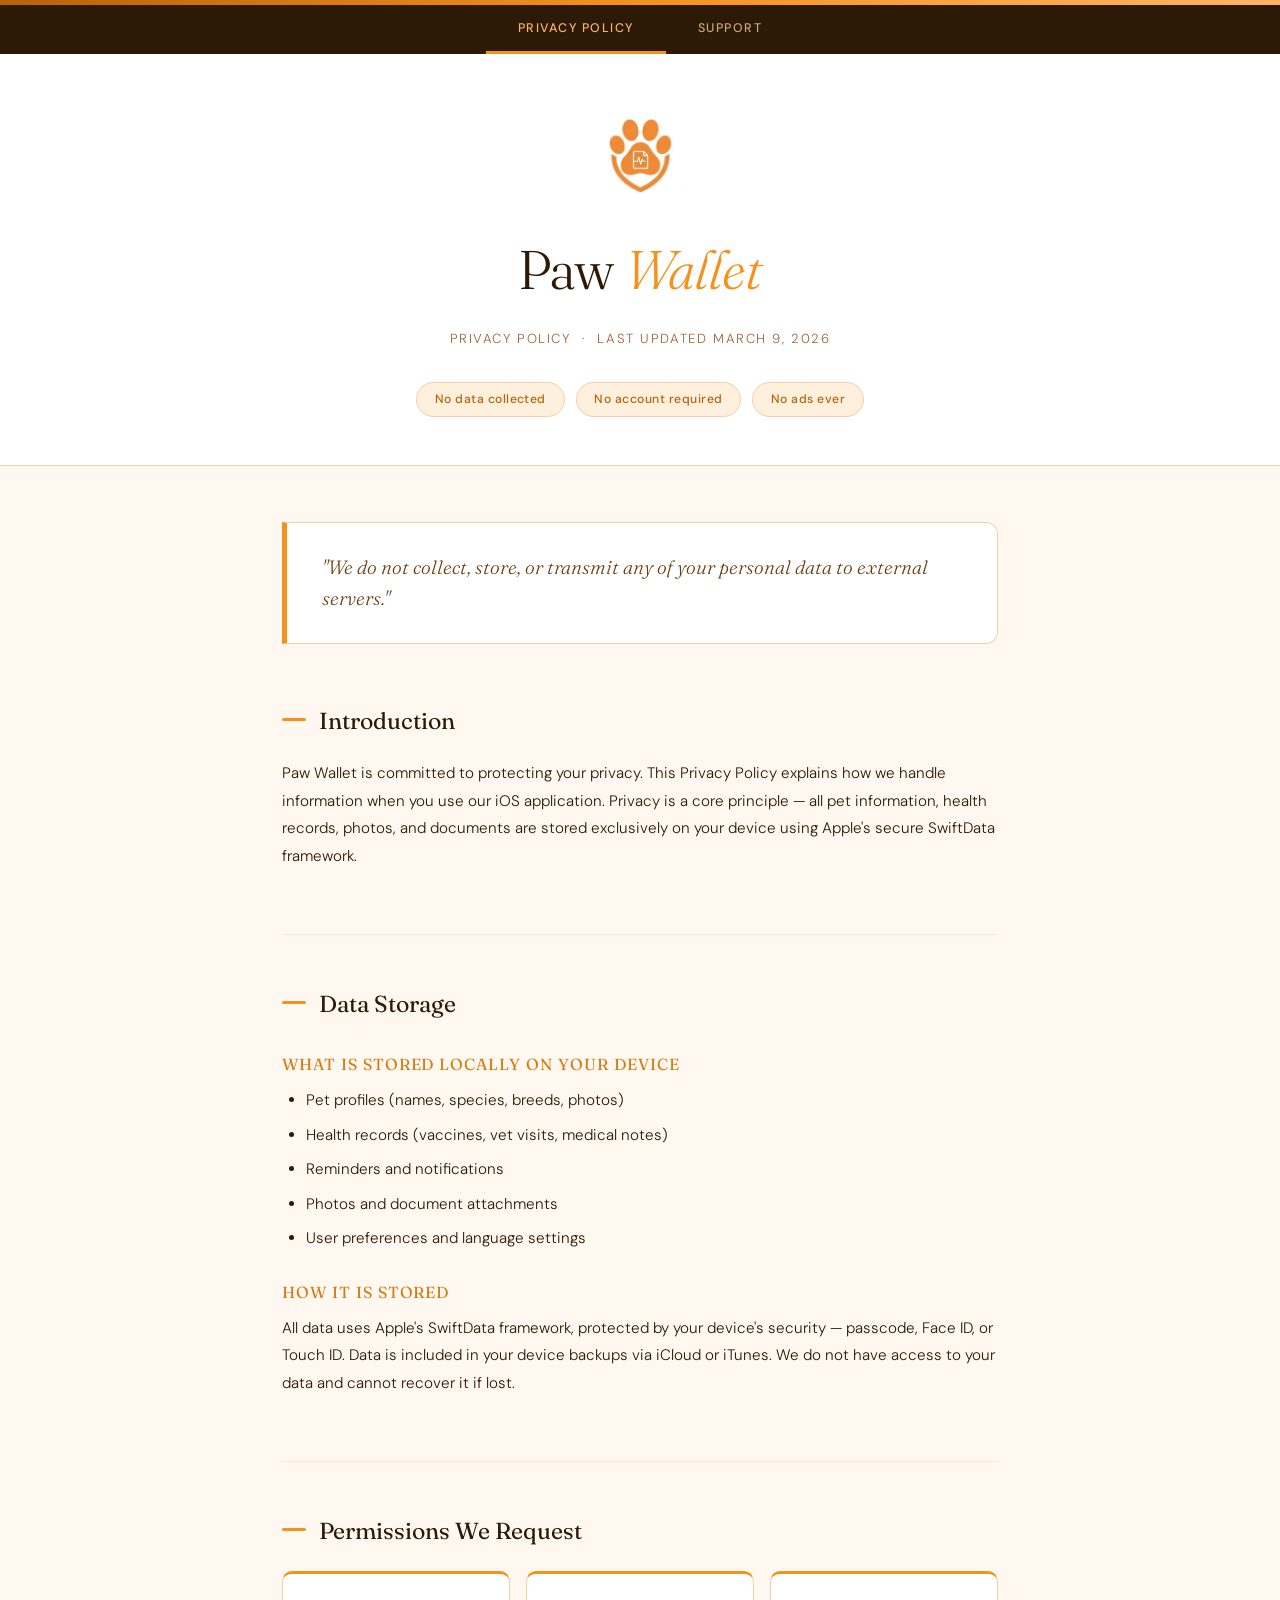
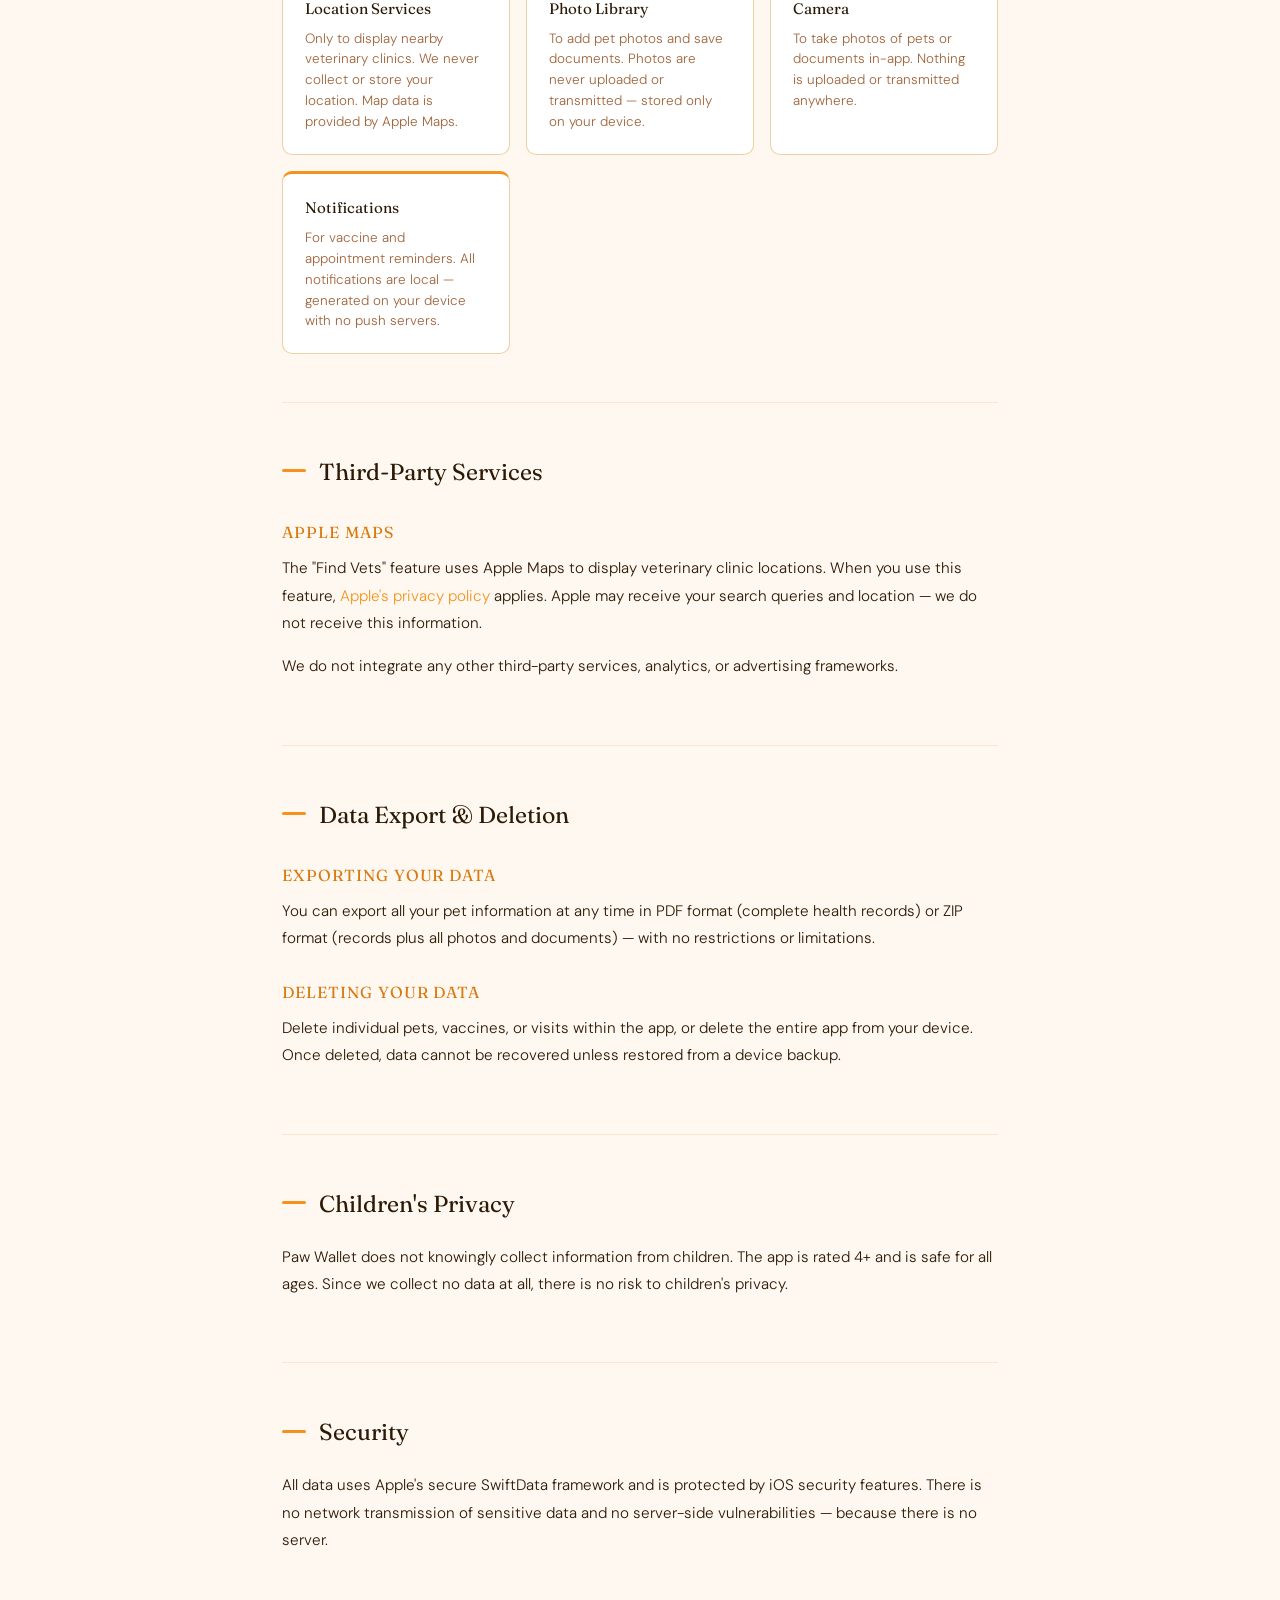
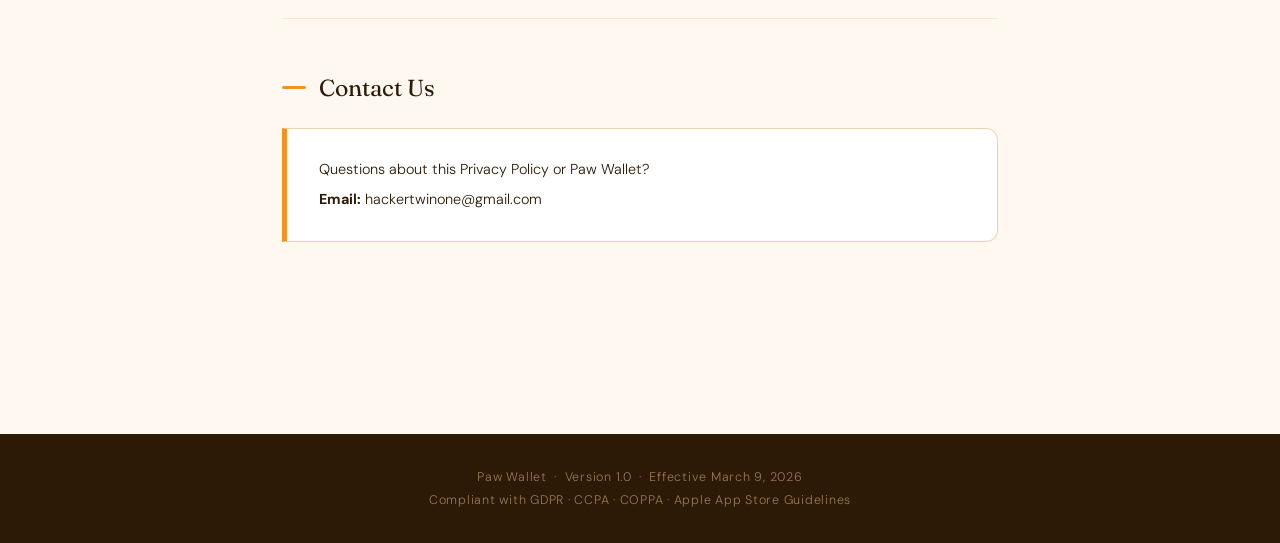
<file: index.html>
<!doctype html>
<html lang="en">
  <head>
    <meta charset="UTF-8" />
    <meta name="viewport" content="width=device-width, initial-scale=1.0" />
    <link rel="stylesheet" href="styles.css" />
    <title>Privacy Policy — Paw Wallet</title>
  </head>
  <body>
    <div class="top-band"></div>

    <nav class="site-nav">
  <a href="index.html" class="active">Privacy Policy</a>
  <a href="support.html">Support</a>
   <nav class="site-nav"></nav>
</nav>

    </nav>

    <header>
      <div class="logo-wrap">
        <img src="logo.png" alt="Paw Wallet" />
      </div>
      <h1>Paw <span>Wallet</span></h1>
      <p class="subtitle">
        Privacy Policy &nbsp;&middot;&nbsp; Last Updated March 9, 2026
      </p>
      <div class="badge-row">
        <span class="badge">No data collected</span>
        <span class="badge">No account required</span>
        <span class="badge">No ads ever</span>
      </div>
    </header>

    <main>
      <div class="highlight-box">
        "We do not collect, store, or transmit any of your personal data to
        external servers."
      </div>

      <!-- Introduction -->
      <section>
        <h2><span class="section-rule"></span> Introduction</h2>
        <p>
          Paw Wallet is committed to protecting your privacy. This Privacy
          Policy explains how we handle information when you use our iOS
          application. Privacy is a core principle — all pet information, health
          records, photos, and documents are stored exclusively on your device
          using Apple's secure SwiftData framework.
        </p>
      </section>

      <!-- Data Storage -->
      <section>
        <h2><span class="section-rule"></span> Data Storage</h2>
        <h3>What is stored locally on your device</h3>
        <ul>
          <li>Pet profiles (names, species, breeds, photos)</li>
          <li>Health records (vaccines, vet visits, medical notes)</li>
          <li>Reminders and notifications</li>
          <li>Photos and document attachments</li>
          <li>User preferences and language settings</li>
        </ul>
        <h3>How it is stored</h3>
        <p>
          All data uses Apple's SwiftData framework, protected by your device's
          security — passcode, Face ID, or Touch ID. Data is included in your
          device backups via iCloud or iTunes. We do not have access to your
          data and cannot recover it if lost.
        </p>
      </section>

      <!-- Permissions -->
      <section>
        <h2><span class="section-rule"></span> Permissions We Request</h2>
        <div class="permissions-grid">
          <div class="perm-card">
            <span class="perm-label">Location Services</span>
            <p>
              Only to display nearby veterinary clinics. We never collect or
              store your location. Map data is provided by Apple Maps.
            </p>
          </div>
          <div class="perm-card">
            <span class="perm-label">Photo Library</span>
            <p>
              To add pet photos and save documents. Photos are never uploaded or
              transmitted — stored only on your device.
            </p>
          </div>
          <div class="perm-card">
            <span class="perm-label">Camera</span>
            <p>
              To take photos of pets or documents in-app. Nothing is uploaded or
              transmitted anywhere.
            </p>
          </div>
          <div class="perm-card">
            <span class="perm-label">Notifications</span>
            <p>
              For vaccine and appointment reminders. All notifications are local
              — generated on your device with no push servers.
            </p>
          </div>
        </div>
      </section>

      <!-- Third-Party Services -->
      <section>
        <h2><span class="section-rule"></span> Third-Party Services</h2>
        <h3>Apple Maps</h3>
        <p>
          The "Find Vets" feature uses Apple Maps to display veterinary clinic
          locations. When you use this feature,
          <a href="https://www.apple.com/legal/privacy/" target="_blank"
            >Apple's privacy policy</a
          >
          applies. Apple may receive your search queries and location — we do
          not receive this information.
        </p>
        <p>
          We do not integrate any other third-party services, analytics, or
          advertising frameworks.
        </p>
      </section>

      <!-- Data Export & Deletion -->
      <section>
        <h2><span class="section-rule"></span> Data Export &amp; Deletion</h2>
        <h3>Exporting your data</h3>
        <p>
          You can export all your pet information at any time in PDF format
          (complete health records) or ZIP format (records plus all photos and
          documents) — with no restrictions or limitations.
        </p>
        <h3>Deleting your data</h3>
        <p>
          Delete individual pets, vaccines, or visits within the app, or delete
          the entire app from your device. Once deleted, data cannot be
          recovered unless restored from a device backup.
        </p>
      </section>

      <!-- Children's Privacy -->
      <section>
        <h2><span class="section-rule"></span> Children's Privacy</h2>
        <p>
          Paw Wallet does not knowingly collect information from children. The
          app is rated 4+ and is safe for all ages. Since we collect no data at
          all, there is no risk to children's privacy.
        </p>
      </section>

      <!-- Security -->
      <section>
        <h2><span class="section-rule"></span> Security</h2>
        <p>
          All data uses Apple's secure SwiftData framework and is protected by
          iOS security features. There is no network transmission of sensitive
          data and no server-side vulnerabilities — because there is no server.
        </p>
      </section>

      <!-- Contact -->
      <section>
        <h2><span class="section-rule"></span> Contact Us</h2>
        <div class="contact-box">
          <p>Questions about this Privacy Policy or Paw Wallet?</p>
          <p><strong>Email:</strong> hackertwinone@gmail.com</p>
        </div>
      </section>
    </main>

    <footer>
      Paw Wallet &nbsp;&middot;&nbsp; Version 1.0 &nbsp;&middot;&nbsp; Effective
      March 9, 2026<br />
      Compliant with GDPR &middot; CCPA &middot; COPPA &middot; Apple App Store
      Guidelines
    </footer>
  </body>
</html>
</file>
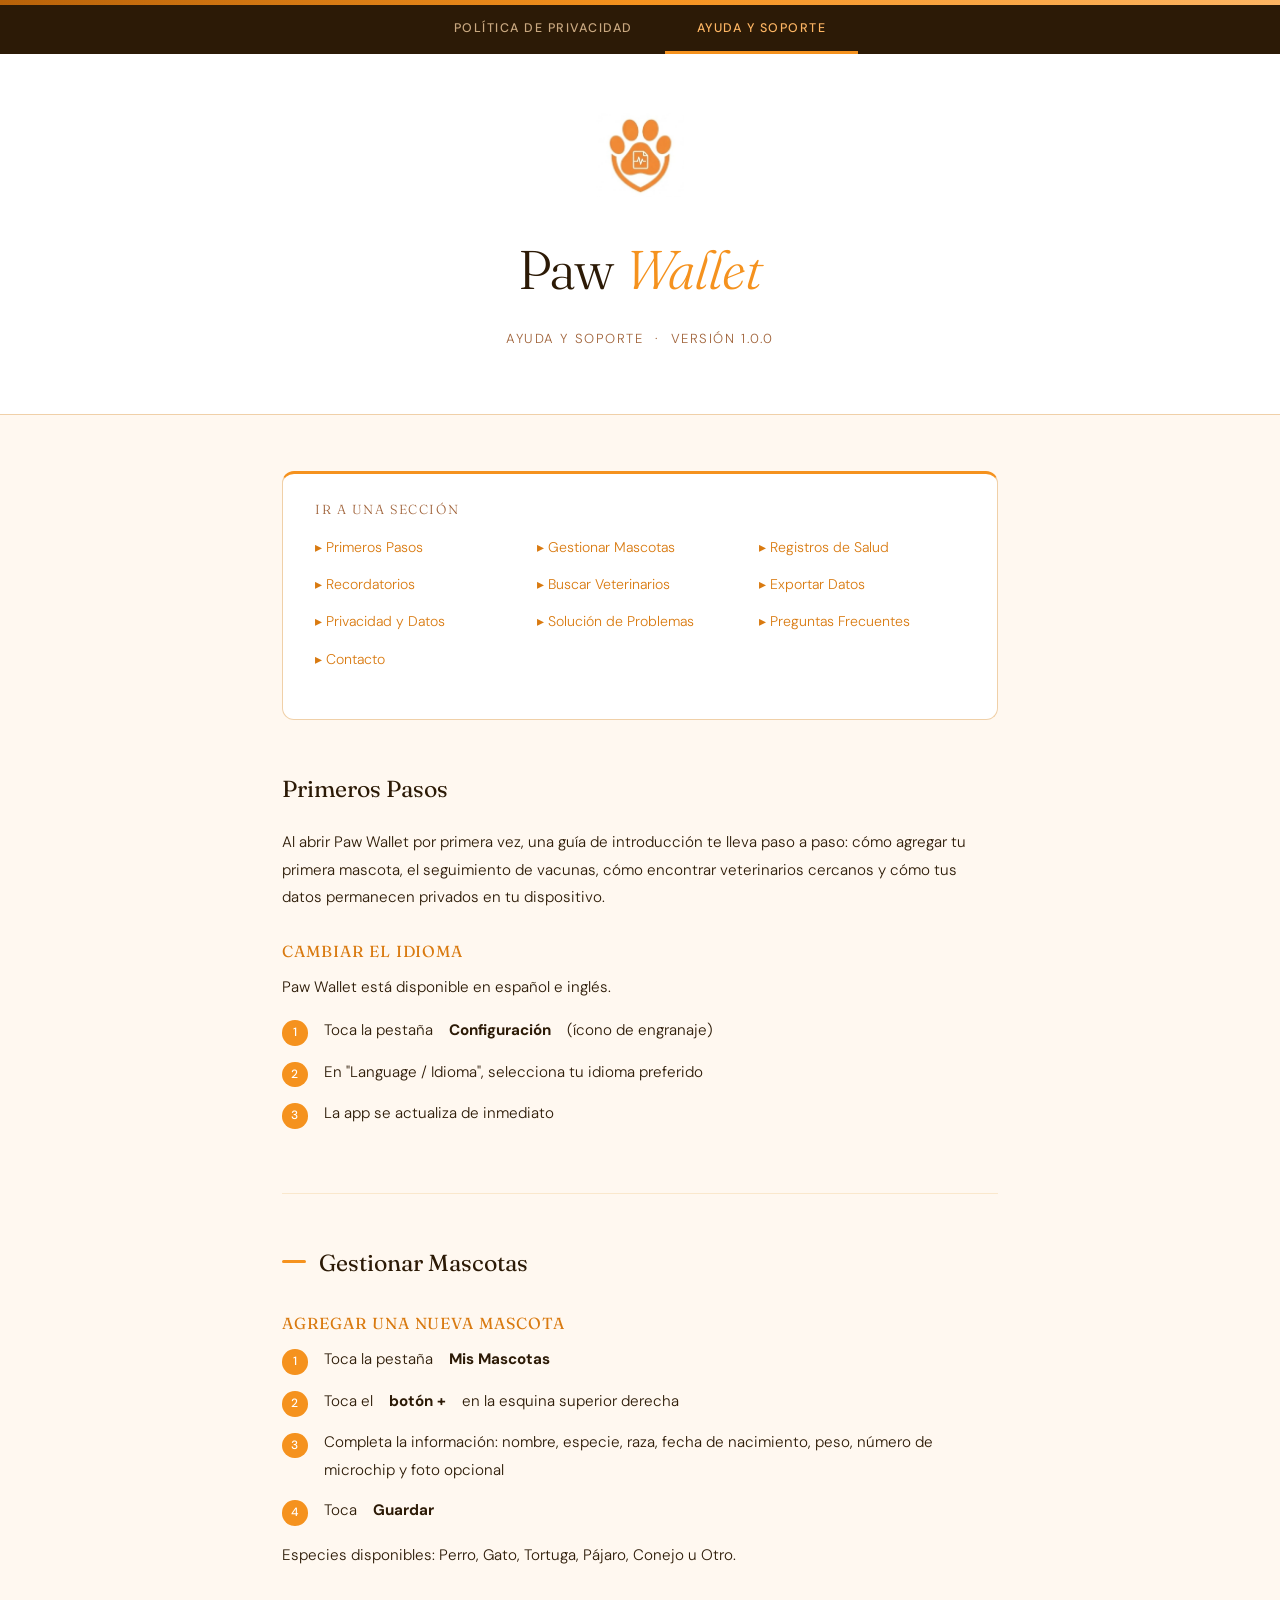
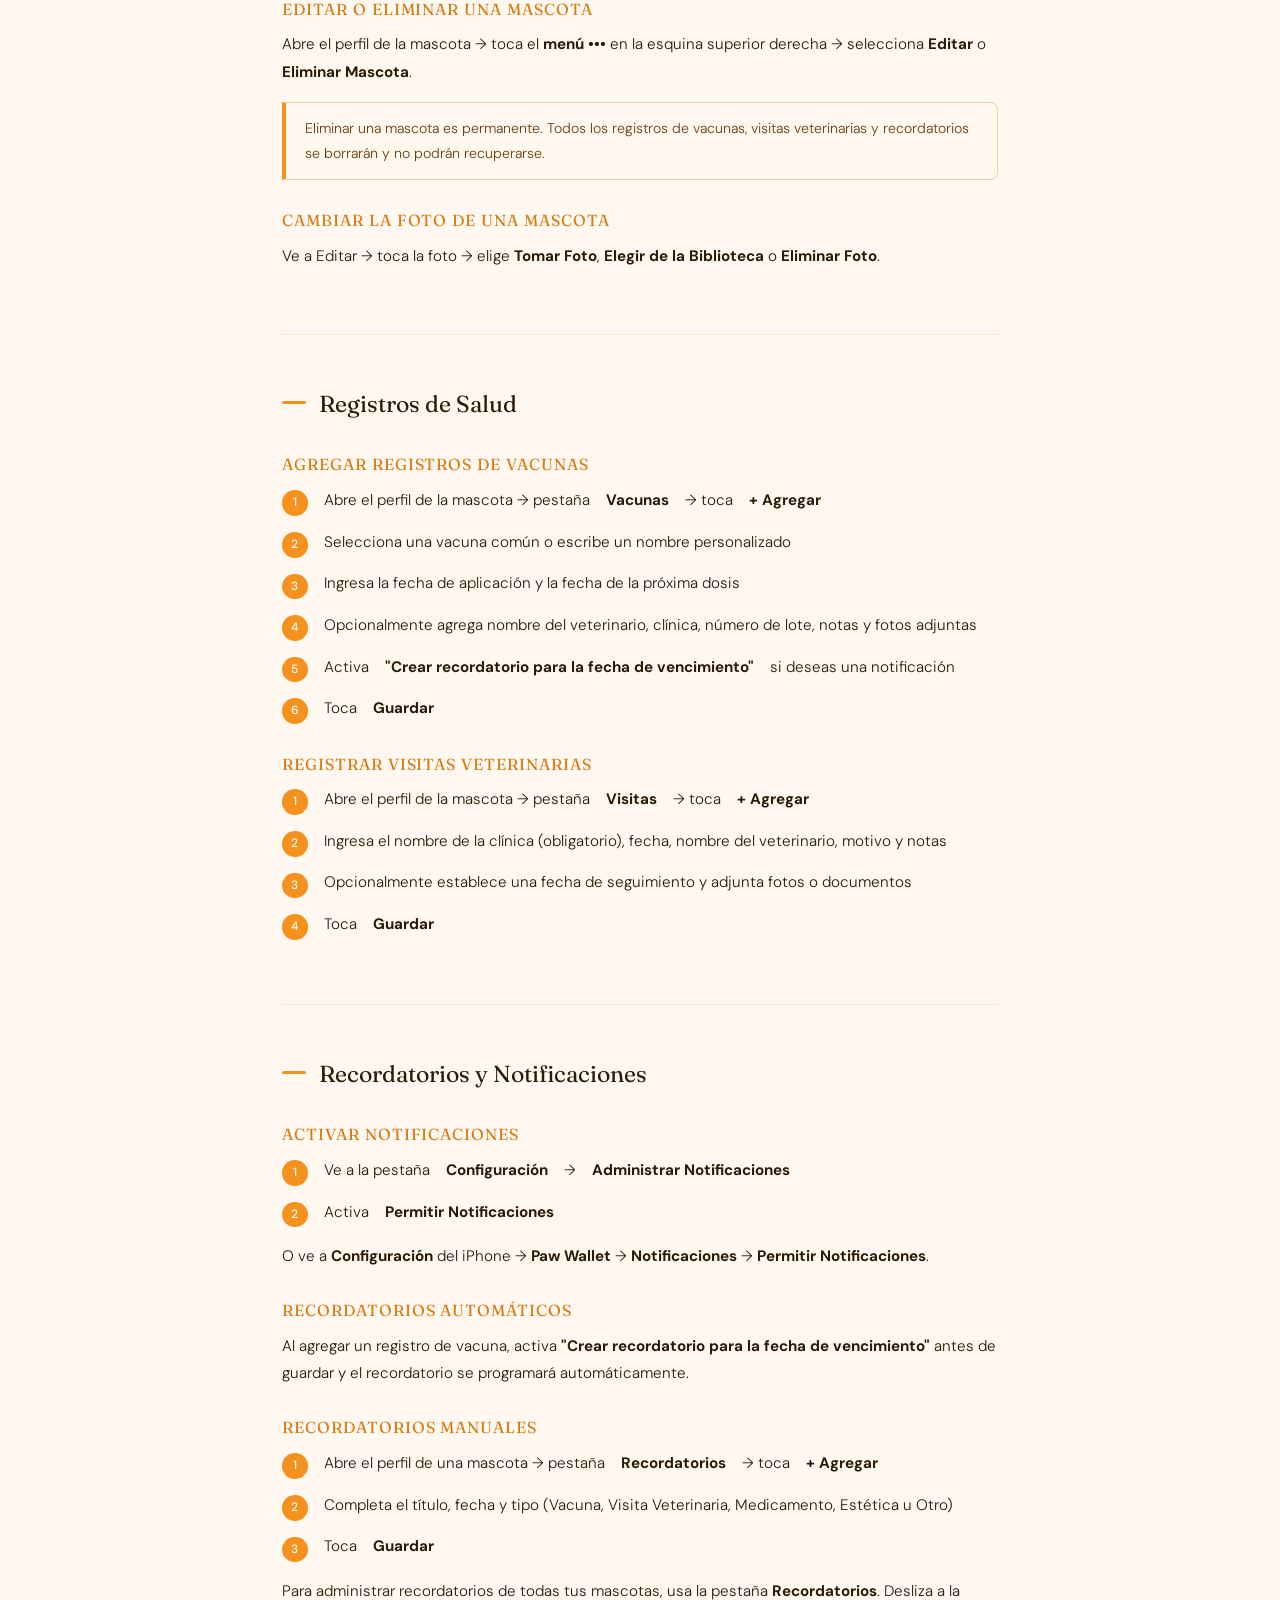
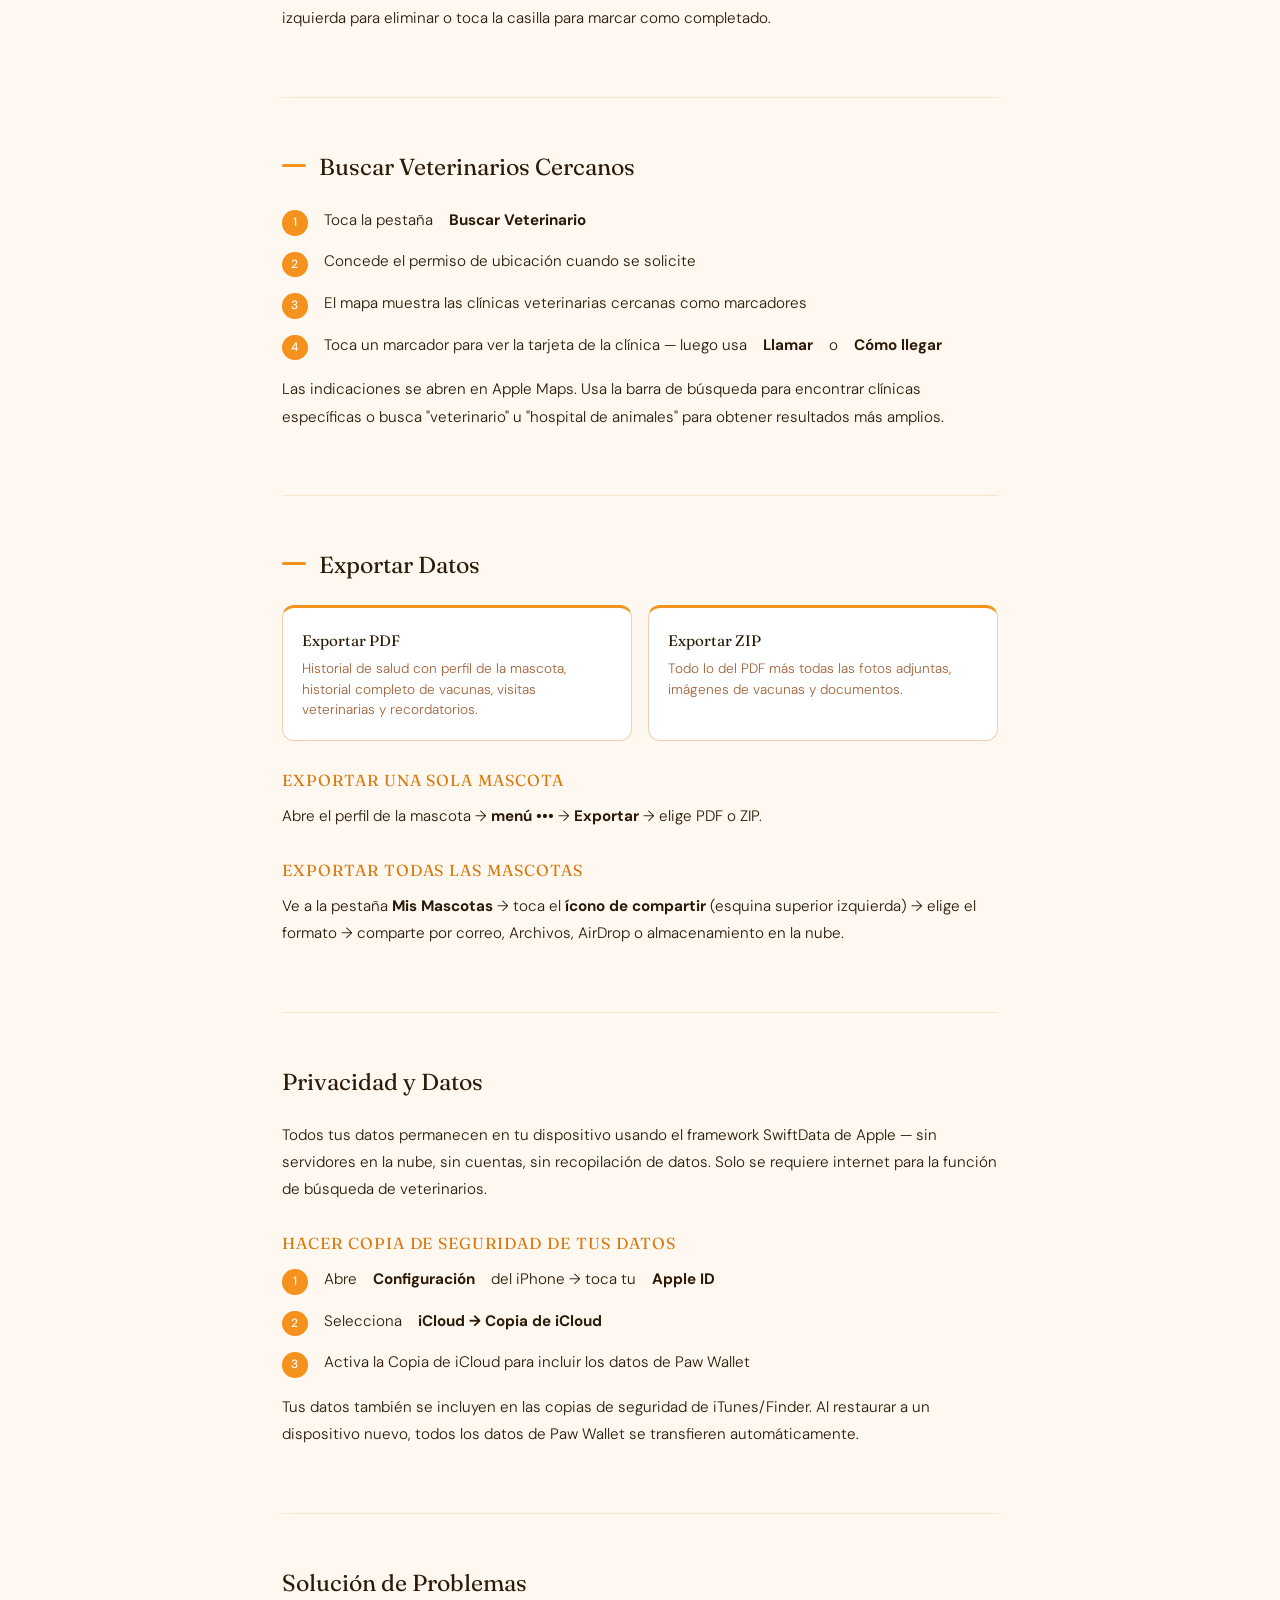
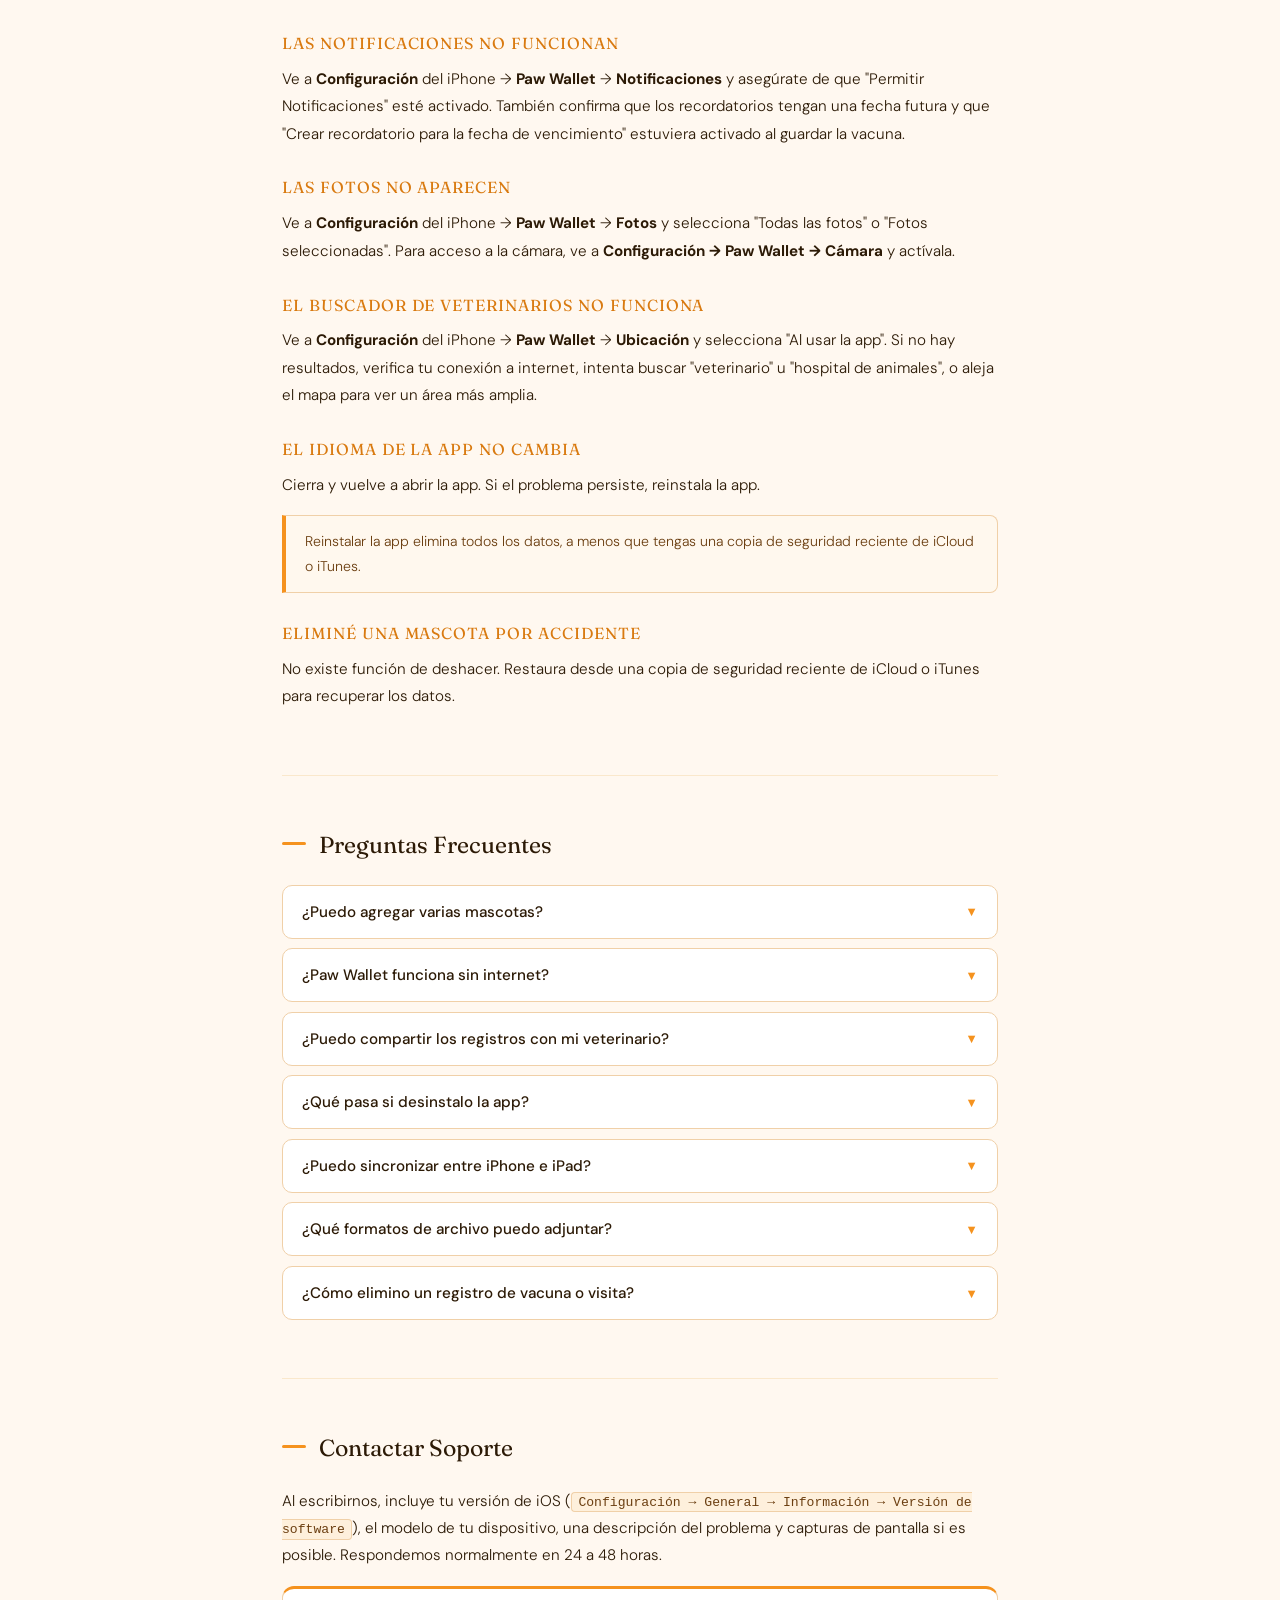
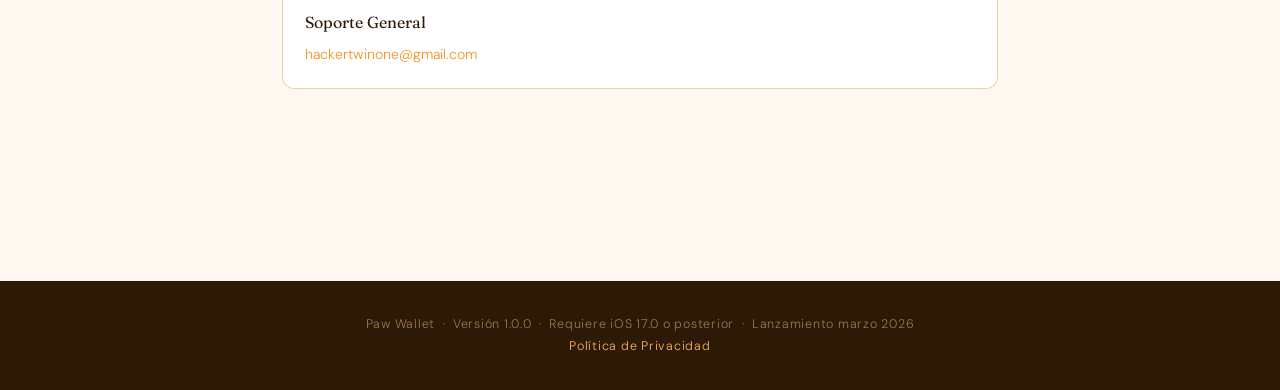
<file: ayuda.html>
<!DOCTYPE html>
<html lang="es">
<head>
<meta charset="UTF-8">
<meta name="viewport" content="width=device-width, initial-scale=1.0">
<link rel="stylesheet" href="styles.css">
<title>Ayuda — Paw Wallet</title>
</head>
<body>

<div class="top-band"></div>
<nav class="site-nav">
  <a href="politica-de-privacidad.html">Política de Privacidad</a>
  <a href="ayuda.html" class="active">Ayuda y soporte</a>
</nav>

<header>
  <div class="logo-wrap">
    <img src="logo.png" alt="Paw Wallet">
  </div>
  <h1>Paw <span>Wallet</span></h1>
  <p class="subtitle">Ayuda y Soporte &nbsp;&middot;&nbsp; Versión 1.0.0</p>
</header>

<main>

  <div class="toc">
    <p class="toc-title">Ir a una sección</p>
    <ul class="toc-grid">
      <li><a href="#inicio">▸ Primeros Pasos</a></li>
      <li><a href="#mascotas">▸ Gestionar Mascotas</a></li>
      <li><a href="#registros">▸ Registros de Salud</a></li>
      <li><a href="#recordatorios">▸ Recordatorios</a></li>
      <li><a href="#veterinarios">▸ Buscar Veterinarios</a></li>
      <li><a href="#exportar">▸ Exportar Datos</a></li>
      <li><a href="#privacidad">▸ Privacidad y Datos</a></li>
      <li><a href="#problemas">▸ Solución de Problemas</a></li>
      <li><a href="#faq">▸ Preguntas Frecuentes</a></li>
      <li><a href="#contacto">▸ Contacto</a></li>
    </ul>
  </div>

  <!-- Primeros Pasos -->
  <section id="inicio">
    <h2> Primeros Pasos</h2>
    <p>Al abrir Paw Wallet por primera vez, una guía de introducción te lleva paso a paso: cómo agregar tu primera mascota, el seguimiento de vacunas, cómo encontrar veterinarios cercanos y cómo tus datos permanecen privados en tu dispositivo.</p>
    <h3>Cambiar el idioma</h3>
    <p>Paw Wallet está disponible en español e inglés.</p>
    <ol class="steps">
      <li>Toca la pestaña <strong>Configuración</strong> (ícono de engranaje)</li>
      <li>En "Language / Idioma", selecciona tu idioma preferido</li>
      <li>La app se actualiza de inmediato</li>
    </ol>
  </section>

  <!-- Gestionar Mascotas -->
  <section id="mascotas">
    <h2><span class="section-rule"></span> Gestionar Mascotas</h2>
    <h3>Agregar una nueva mascota</h3>
    <ol class="steps">
      <li>Toca la pestaña <strong>Mis Mascotas</strong></li>
      <li>Toca el <strong>botón +</strong> en la esquina superior derecha</li>
      <li>Completa la información: nombre, especie, raza, fecha de nacimiento, peso, número de microchip y foto opcional</li>
      <li>Toca <strong>Guardar</strong></li>
    </ol>
    <p>Especies disponibles: Perro, Gato, Tortuga, Pájaro, Conejo u Otro.</p>

    <h3>Editar o eliminar una mascota</h3>
    <p>Abre el perfil de la mascota → toca el <strong>menú •••</strong> en la esquina superior derecha → selecciona <strong>Editar</strong> o <strong>Eliminar Mascota</strong>.</p>
    <div class="warning-box"> Eliminar una mascota es permanente. Todos los registros de vacunas, visitas veterinarias y recordatorios se borrarán y no podrán recuperarse.</div>

    <h3>Cambiar la foto de una mascota</h3>
    <p>Ve a Editar → toca la foto → elige <strong>Tomar Foto</strong>, <strong>Elegir de la Biblioteca</strong> o <strong>Eliminar Foto</strong>.</p>
  </section>

  <!-- Registros de Salud -->
  <section id="registros">
    <h2><span class="section-rule"></span> Registros de Salud</h2>
    <h3>Agregar registros de vacunas</h3>
    <ol class="steps">
      <li>Abre el perfil de la mascota → pestaña <strong>Vacunas</strong> → toca <strong>+ Agregar</strong></li>
      <li>Selecciona una vacuna común o escribe un nombre personalizado</li>
      <li>Ingresa la fecha de aplicación y la fecha de la próxima dosis</li>
      <li>Opcionalmente agrega nombre del veterinario, clínica, número de lote, notas y fotos adjuntas</li>
      <li>Activa <strong>"Crear recordatorio para la fecha de vencimiento"</strong> si deseas una notificación</li>
      <li>Toca <strong>Guardar</strong></li>
    </ol>

    <h3>Registrar visitas veterinarias</h3>
    <ol class="steps">
      <li>Abre el perfil de la mascota → pestaña <strong>Visitas</strong> → toca <strong>+ Agregar</strong></li>
      <li>Ingresa el nombre de la clínica (obligatorio), fecha, nombre del veterinario, motivo y notas</li>
      <li>Opcionalmente establece una fecha de seguimiento y adjunta fotos o documentos</li>
      <li>Toca <strong>Guardar</strong></li>
    </ol>
  </section>

  <!-- Recordatorios -->
  <section id="recordatorios">
    <h2><span class="section-rule"></span> Recordatorios y Notificaciones</h2>
    <h3>Activar notificaciones</h3>
    <ol class="steps">
      <li>Ve a la pestaña <strong>Configuración</strong> → <strong>Administrar Notificaciones</strong></li>
      <li>Activa <strong>Permitir Notificaciones</strong></li>
    </ol>
    <p>O ve a <strong>Configuración</strong> del iPhone → <strong>Paw Wallet</strong> → <strong>Notificaciones</strong> → <strong>Permitir Notificaciones</strong>.</p>

    <h3>Recordatorios automáticos</h3>
    <p>Al agregar un registro de vacuna, activa <strong>"Crear recordatorio para la fecha de vencimiento"</strong> antes de guardar y el recordatorio se programará automáticamente.</p>

    <h3>Recordatorios manuales</h3>
    <ol class="steps">
      <li>Abre el perfil de una mascota → pestaña <strong>Recordatorios</strong> → toca <strong>+ Agregar</strong></li>
      <li>Completa el título, fecha y tipo (Vacuna, Visita Veterinaria, Medicamento, Estética u Otro)</li>
      <li>Toca <strong>Guardar</strong></li>
    </ol>
    <p>Para administrar recordatorios de todas tus mascotas, usa la pestaña <strong>Recordatorios</strong>. Desliza a la izquierda para eliminar o toca la casilla para marcar como completado.</p>
  </section>

  <!-- Buscar Veterinarios -->
  <section id="veterinarios">
    <h2><span class="section-rule"></span>Buscar Veterinarios Cercanos</h2>
    <ol class="steps">
      <li>Toca la pestaña <strong>Buscar Veterinario</strong></li>
      <li>Concede el permiso de ubicación cuando se solicite</li>
      <li>El mapa muestra las clínicas veterinarias cercanas como marcadores</li>
      <li>Toca un marcador para ver la tarjeta de la clínica — luego usa <strong>Llamar</strong> o <strong>Cómo llegar</strong></li>
    </ol>
    <p>Las indicaciones se abren en Apple Maps. Usa la barra de búsqueda para encontrar clínicas específicas o busca "veterinario" u "hospital de animales" para obtener resultados más amplios.</p>
  </section>

  <!-- Exportar Datos -->
  <section id="exportar">
    <h2><span class="section-rule"></span> Exportar Datos</h2>
    <div class="feature-grid">
      <div class="feature-card">
        <strong>Exportar PDF</strong>
        <p>Historial de salud con perfil de la mascota, historial completo de vacunas, visitas veterinarias y recordatorios.</p>
      </div>
      <div class="feature-card">
        <strong>Exportar ZIP</strong>
        <p>Todo lo del PDF más todas las fotos adjuntas, imágenes de vacunas y documentos.</p>
      </div>
    </div>
    <h3>Exportar una sola mascota</h3>
    <p>Abre el perfil de la mascota → <strong>menú •••</strong> → <strong>Exportar</strong> → elige PDF o ZIP.</p>
    <h3>Exportar todas las mascotas</h3>
    <p>Ve a la pestaña <strong>Mis Mascotas</strong> → toca el <strong>ícono de compartir</strong> (esquina superior izquierda) → elige el formato → comparte por correo, Archivos, AirDrop o almacenamiento en la nube.</p>
  </section>

  <!-- Privacidad y Datos -->
  <section id="privacidad">
    <h2> Privacidad y Datos</h2>
    <p>Todos tus datos permanecen en tu dispositivo usando el framework SwiftData de Apple — sin servidores en la nube, sin cuentas, sin recopilación de datos. Solo se requiere internet para la función de búsqueda de veterinarios.</p>
    <h3>Hacer copia de seguridad de tus datos</h3>
    <ol class="steps">
      <li>Abre <strong>Configuración</strong> del iPhone → toca tu <strong>Apple ID</strong></li>
      <li>Selecciona <strong>iCloud → Copia de iCloud</strong></li>
      <li>Activa la Copia de iCloud para incluir los datos de Paw Wallet</li>
    </ol>
    <p>Tus datos también se incluyen en las copias de seguridad de iTunes/Finder. Al restaurar a un dispositivo nuevo, todos los datos de Paw Wallet se transfieren automáticamente.</p>
  </section>

  <!-- Solución de Problemas -->
  <section id="problemas">
    <h2> Solución de Problemas</h2>

    <h3>Las notificaciones no funcionan</h3>
    <p>Ve a <strong>Configuración</strong> del iPhone → <strong>Paw Wallet</strong> → <strong>Notificaciones</strong> y asegúrate de que "Permitir Notificaciones" esté activado. También confirma que los recordatorios tengan una fecha futura y que "Crear recordatorio para la fecha de vencimiento" estuviera activado al guardar la vacuna.</p>

    <h3>Las fotos no aparecen</h3>
    <p>Ve a <strong>Configuración</strong> del iPhone → <strong>Paw Wallet</strong> → <strong>Fotos</strong> y selecciona "Todas las fotos" o "Fotos seleccionadas". Para acceso a la cámara, ve a <strong>Configuración → Paw Wallet → Cámara</strong> y actívala.</p>

    <h3>El buscador de veterinarios no funciona</h3>
    <p>Ve a <strong>Configuración</strong> del iPhone → <strong>Paw Wallet</strong> → <strong>Ubicación</strong> y selecciona "Al usar la app". Si no hay resultados, verifica tu conexión a internet, intenta buscar "veterinario" u "hospital de animales", o aleja el mapa para ver un área más amplia.</p>

    <h3>El idioma de la app no cambia</h3>
    <p>Cierra y vuelve a abrir la app. Si el problema persiste, reinstala la app.</p>
    <div class="warning-box"> Reinstalar la app elimina todos los datos, a menos que tengas una copia de seguridad reciente de iCloud o iTunes.</div>

    <h3>Eliminé una mascota por accidente</h3>
    <p>No existe función de deshacer. Restaura desde una copia de seguridad reciente de iCloud o iTunes para recuperar los datos.</p>
  </section>

  <!-- Preguntas Frecuentes -->
  <section id="faq">
    <h2><span class="section-rule"></span> Preguntas Frecuentes</h2>
    <div class="faq-item">
      <button class="faq-q" onclick="toggleFaq(this)">¿Puedo agregar varias mascotas? <span class="faq-arrow">▼</span></button>
      <div class="faq-a">¡Claro que sí! Puedes agregar todas las mascotas que necesites, sin límite.</div>
    </div>
    <div class="faq-item">
      <button class="faq-q" onclick="toggleFaq(this)">¿Paw Wallet funciona sin internet? <span class="faq-arrow">▼</span></button>
      <div class="faq-a">¡Sí! Todas las funciones funcionan sin conexión, excepto el buscador de veterinarios, que requiere internet y acceso a la ubicación.</div>
    </div>
    <div class="faq-item">
      <button class="faq-q" onclick="toggleFaq(this)">¿Puedo compartir los registros con mi veterinario? <span class="faq-arrow">▼</span></button>
      <div class="faq-a">¡Sí! Usa la función Exportar para crear un PDF con el historial de salud de tu mascota y envíalo por correo o imprímelo para tu veterinario.</div>
    </div>
    <div class="faq-item">
      <button class="faq-q" onclick="toggleFaq(this)">¿Qué pasa si desinstalo la app? <span class="faq-arrow">▼</span></button>
      <div class="faq-a">Todos los datos se eliminarán de tu dispositivo. Exporta los registros importantes antes de desinstalar, o asegúrate de tener una copia de seguridad del dispositivo.</div>
    </div>
    <div class="faq-item">
      <button class="faq-q" onclick="toggleFaq(this)">¿Puedo sincronizar entre iPhone e iPad? <span class="faq-arrow">▼</span></button>
      <div class="faq-a">Por ahora, Paw Wallet no sincroniza entre dispositivos. Cada dispositivo tiene su propia base de datos local.</div>
    </div>
    <div class="faq-item">
      <button class="faq-q" onclick="toggleFaq(this)">¿Qué formatos de archivo puedo adjuntar? <span class="faq-arrow">▼</span></button>
      <div class="faq-a">Fotos (JPG, PNG) y documentos (PDF). Puedes adjuntar varios archivos a cada vacuna o visita veterinaria.</div>
    </div>
    <div class="faq-item">
      <button class="faq-q" onclick="toggleFaq(this)">¿Cómo elimino un registro de vacuna o visita? <span class="faq-arrow">▼</span></button>
      <div class="faq-a">Mantén pulsado el registro y selecciona Eliminar, o desliza a la izquierda en la vista de lista y toca Eliminar.</div>
    </div>
  </section>

  <!-- Contacto -->
  <section id="contacto">
    <h2><span class="section-rule"></span> Contactar Soporte</h2>
    <p>Al escribirnos, incluye tu versión de iOS (<kbd>Configuración → General → Información → Versión de software</kbd>), el modelo de tu dispositivo, una descripción del problema y capturas de pantalla si es posible. Respondemos normalmente en 24 a 48 horas.</p>
    <div class="contact-grid">
      <div class="contact-card">
        <strong>Soporte General</strong>
        <a href="mailto:hackertwinone@gmail.com">hackertwinone@gmail.com</a>
      </div>
  </section>

</main>

<footer>
  Paw Wallet &nbsp;&middot;&nbsp; Versión 1.0.0 &nbsp;&middot;&nbsp; Requiere iOS 17.0 o posterior &nbsp;&middot;&nbsp; Lanzamiento marzo 2026<br>
  <a href="politica-de-privacidad.html">Política de Privacidad</a>
</footer>

<script>
  function toggleFaq(btn) {
    const answer = btn.nextElementSibling;
    const isOpen = answer.classList.contains('open');
    document.querySelectorAll('.faq-a').forEach(a => a.classList.remove('open'));
    document.querySelectorAll('.faq-q').forEach(b => b.classList.remove('open'));
    if (!isOpen) {
      answer.classList.add('open');
      btn.classList.add('open');
    }
  }
</script>

</body>
</html>
</file>
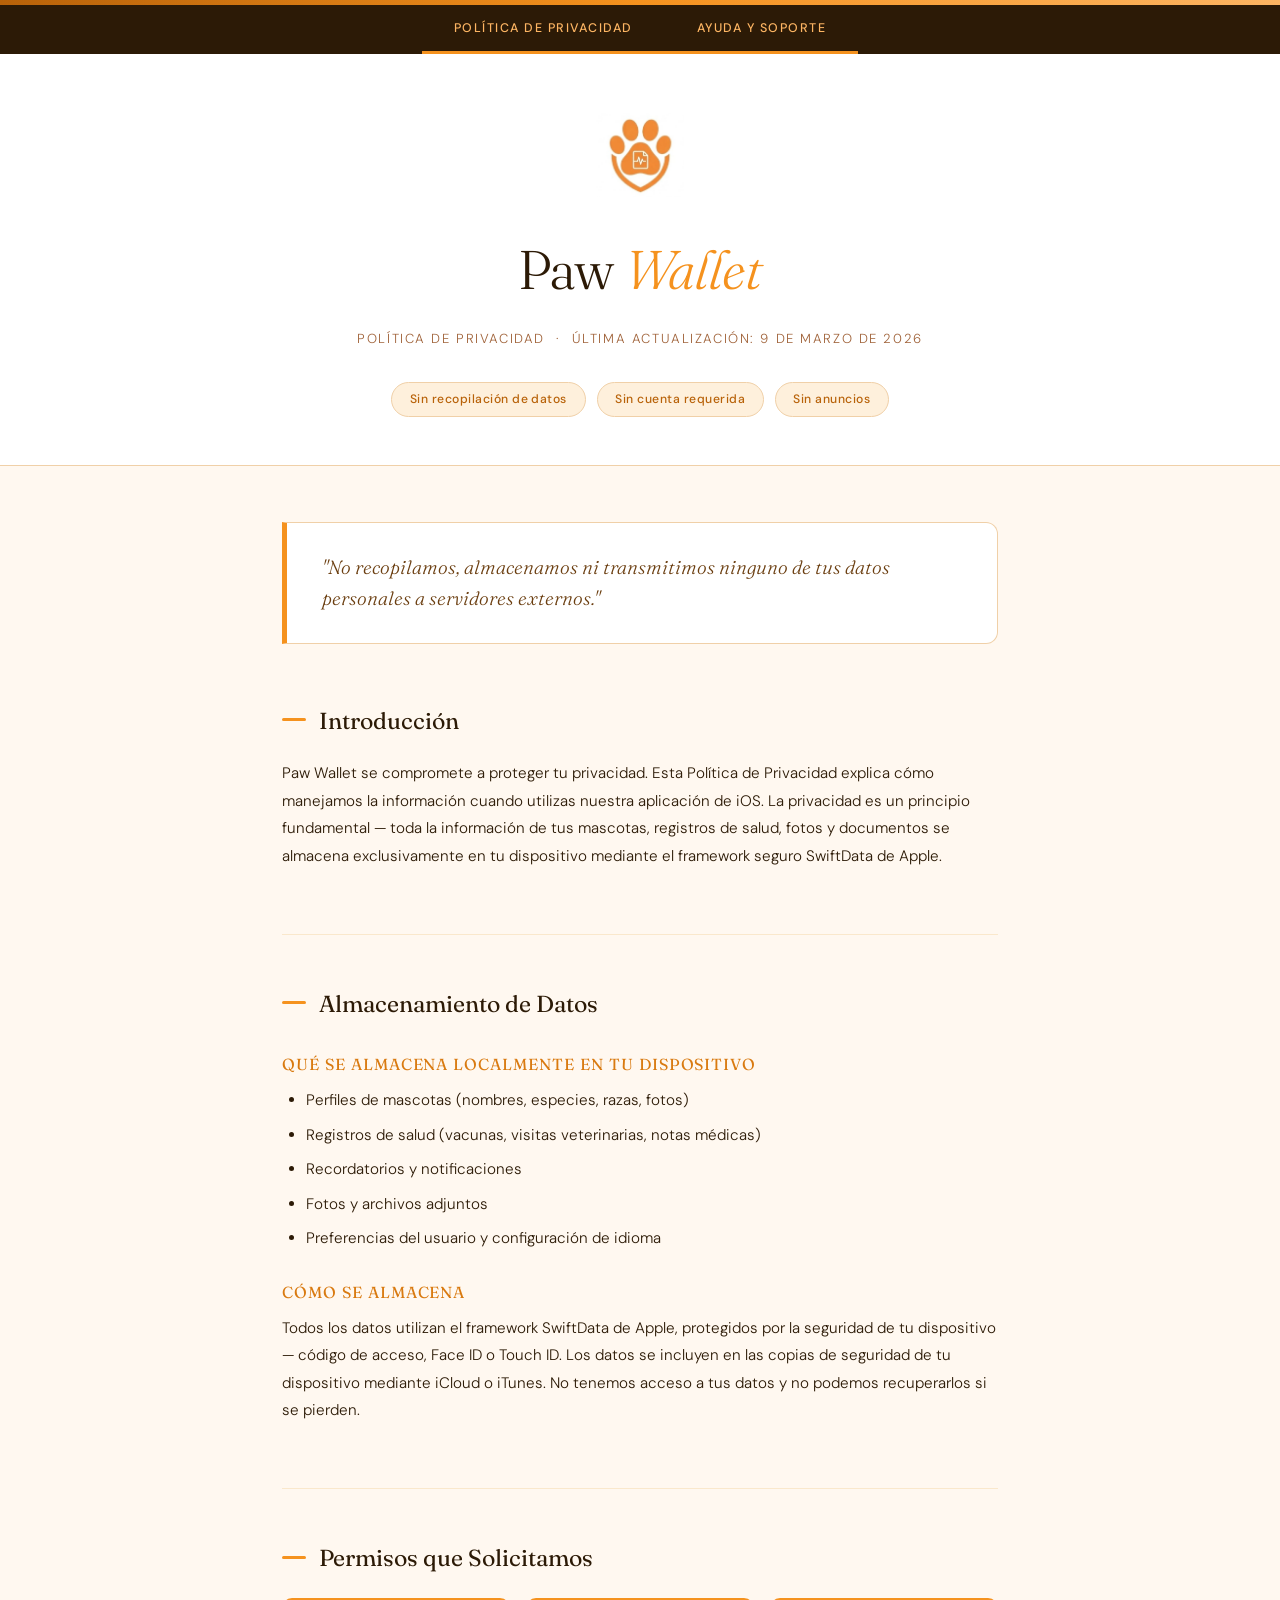
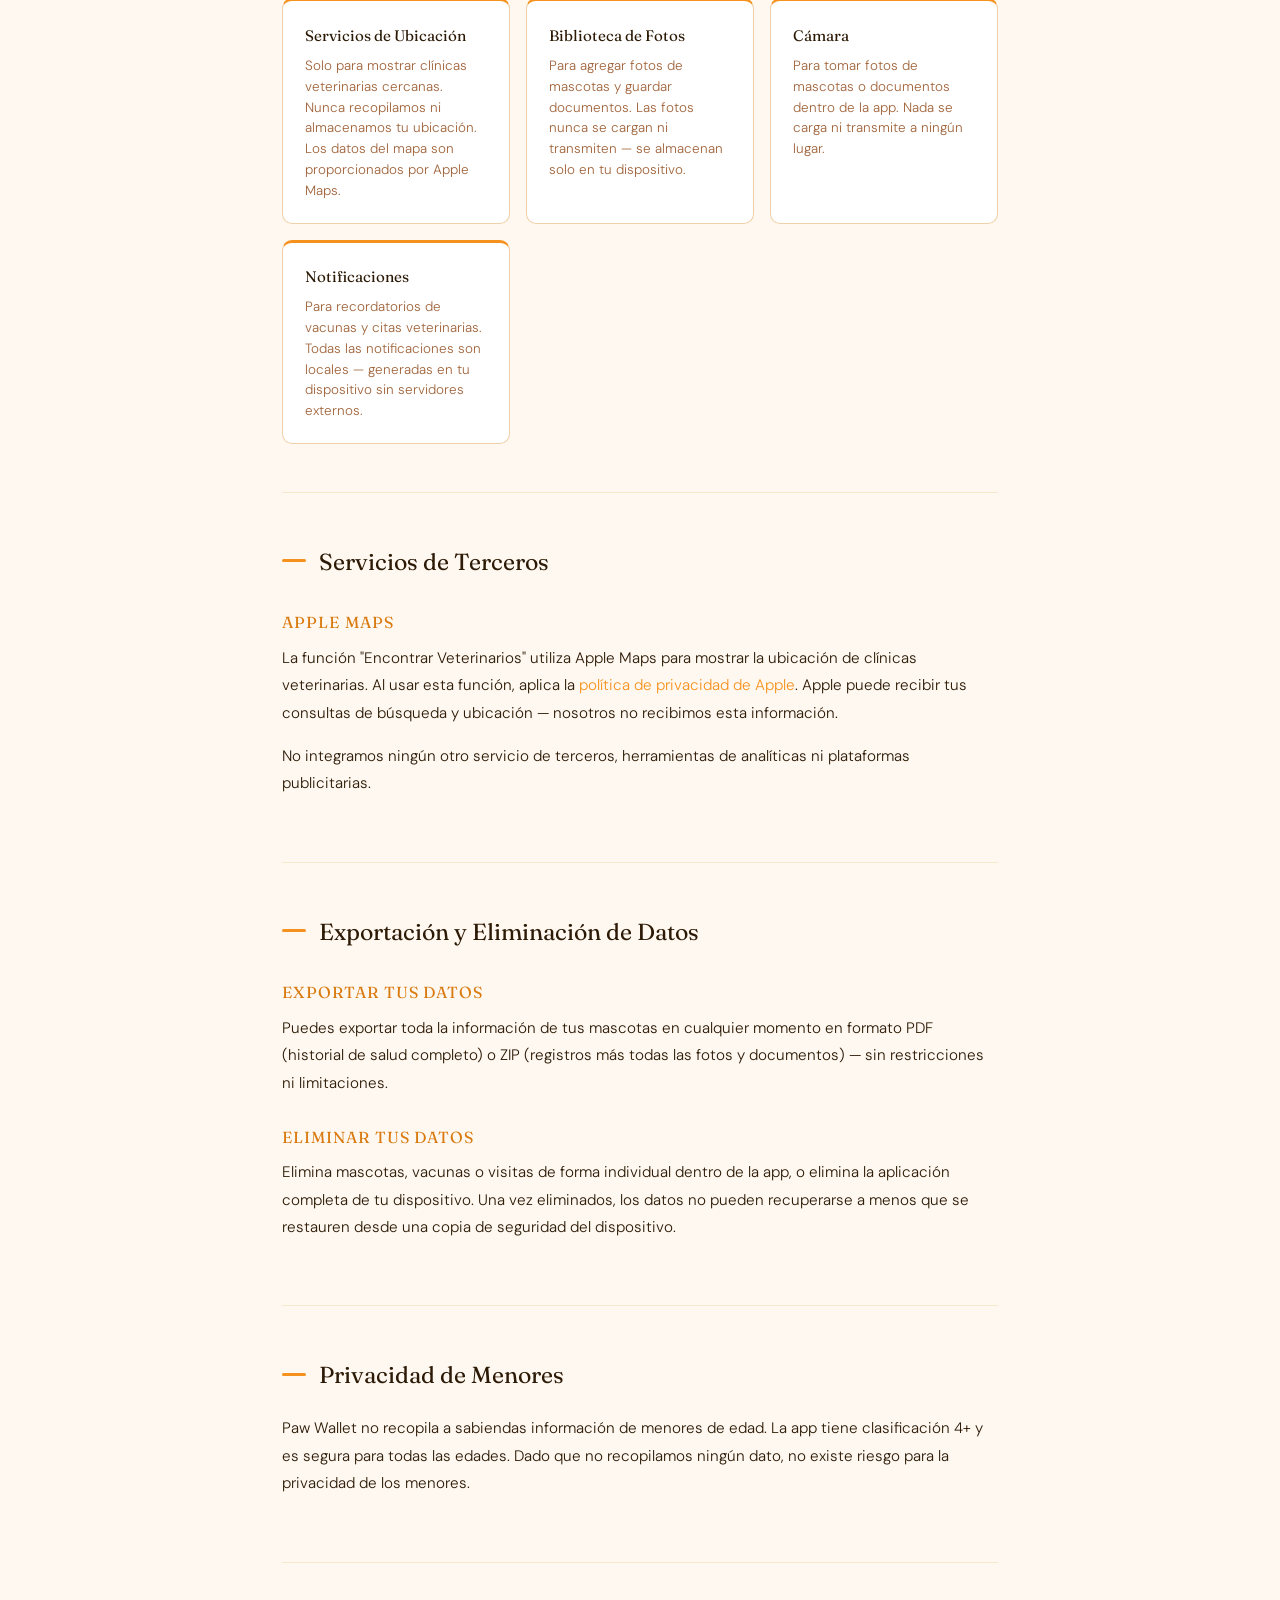
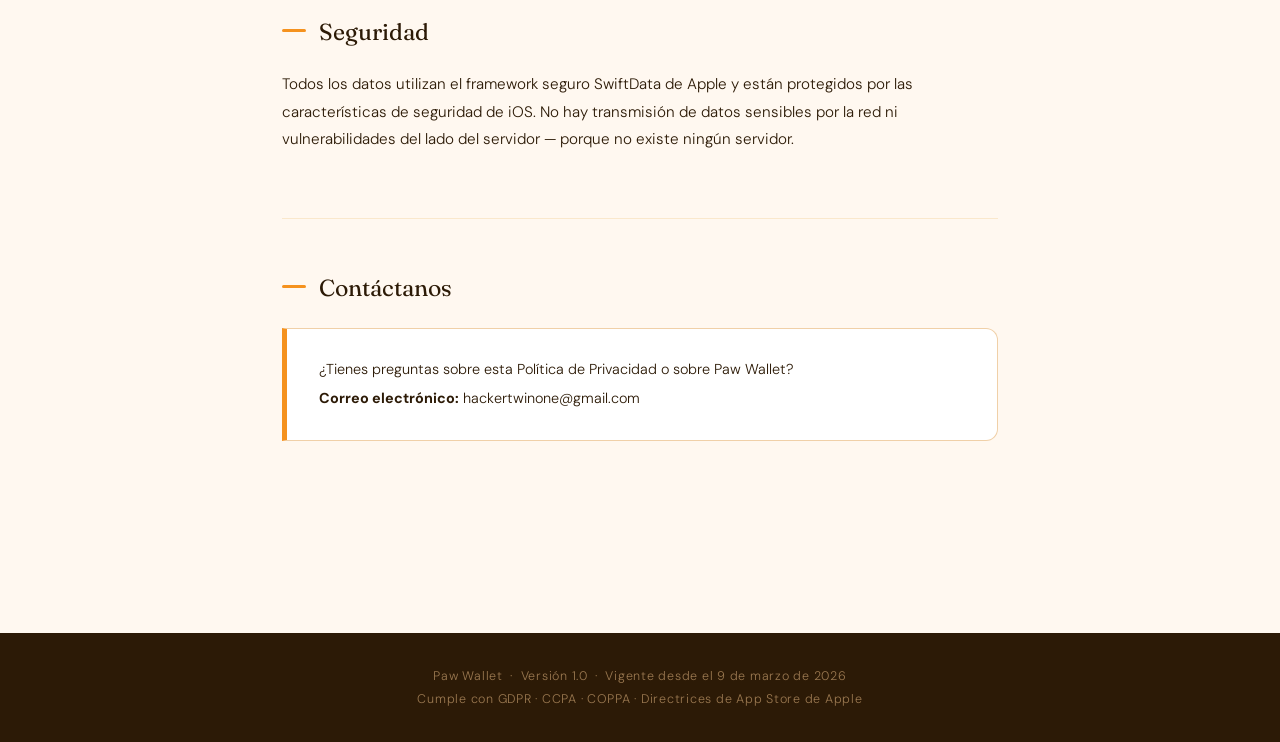
<file: politica-de-privacidad.html>
<!doctype html>
<html lang="es">
  <head>
    <meta charset="UTF-8" />
    <meta name="viewport" content="width=device-width, initial-scale=1.0" />
    <link rel="stylesheet" href="styles.css" />
    <title>Política de Privacidad — Paw Wallet</title>
  </head>
  <body>
    <div class="top-band"></div>

    <nav class="site-nav">
      <a href="politica-de-privacidad.html" class="active"
        >Política de Privacidad</a
      >
      <a href="ayuda.html" class="active"> Ayuda y Soporte</a>
    </nav>

    <header>
      <div class="logo-wrap">
        <img src="logo.png" alt="Paw Wallet" />
      </div>
      <h1>Paw <span>Wallet</span></h1>
      <p class="subtitle">
        Política de Privacidad &nbsp;&middot;&nbsp; Última actualización: 9 de
        marzo de 2026
      </p>
      <div class="badge-row">
        <span class="badge">Sin recopilación de datos</span>
        <span class="badge">Sin cuenta requerida</span>
        <span class="badge">Sin anuncios</span>
      </div>
    </header>

    <main>
      <div class="highlight-box">
        "No recopilamos, almacenamos ni transmitimos ninguno de tus datos
        personales a servidores externos."
      </div>

      <!-- Introducción -->
      <section>
        <h2><span class="section-rule"></span> Introducción</h2>
        <p>
          Paw Wallet se compromete a proteger tu privacidad. Esta Política de
          Privacidad explica cómo manejamos la información cuando utilizas
          nuestra aplicación de iOS. La privacidad es un principio fundamental —
          toda la información de tus mascotas, registros de salud, fotos y
          documentos se almacena exclusivamente en tu dispositivo mediante el
          framework seguro SwiftData de Apple.
        </p>
      </section>

      <!-- Almacenamiento de datos -->
      <section>
        <h2><span class="section-rule"></span> Almacenamiento de Datos</h2>
        <h3>Qué se almacena localmente en tu dispositivo</h3>
        <ul>
          <li>Perfiles de mascotas (nombres, especies, razas, fotos)</li>
          <li>
            Registros de salud (vacunas, visitas veterinarias, notas médicas)
          </li>
          <li>Recordatorios y notificaciones</li>
          <li>Fotos y archivos adjuntos</li>
          <li>Preferencias del usuario y configuración de idioma</li>
        </ul>
        <h3>Cómo se almacena</h3>
        <p>
          Todos los datos utilizan el framework SwiftData de Apple, protegidos
          por la seguridad de tu dispositivo — código de acceso, Face ID o Touch
          ID. Los datos se incluyen en las copias de seguridad de tu dispositivo
          mediante iCloud o iTunes. No tenemos acceso a tus datos y no podemos
          recuperarlos si se pierden.
        </p>
      </section>

      <!-- Permisos -->
      <section>
        <h2><span class="section-rule"></span> Permisos que Solicitamos</h2>
        <div class="permissions-grid">
          <div class="perm-card">
            <span class="perm-label">Servicios de Ubicación</span>
            <p>
              Solo para mostrar clínicas veterinarias cercanas. Nunca
              recopilamos ni almacenamos tu ubicación. Los datos del mapa son
              proporcionados por Apple Maps.
            </p>
          </div>
          <div class="perm-card">
            <span class="perm-label">Biblioteca de Fotos</span>
            <p>
              Para agregar fotos de mascotas y guardar documentos. Las fotos
              nunca se cargan ni transmiten — se almacenan solo en tu
              dispositivo.
            </p>
          </div>
          <div class="perm-card">
            <span class="perm-label">Cámara</span>
            <p>
              Para tomar fotos de mascotas o documentos dentro de la app. Nada
              se carga ni transmite a ningún lugar.
            </p>
          </div>
          <div class="perm-card">
            <span class="perm-label">Notificaciones</span>
            <p>
              Para recordatorios de vacunas y citas veterinarias. Todas las
              notificaciones son locales — generadas en tu dispositivo sin
              servidores externos.
            </p>
          </div>
        </div>
      </section>

      <!-- Servicios de terceros -->
      <section>
        <h2><span class="section-rule"></span> Servicios de Terceros</h2>
        <h3>Apple Maps</h3>
        <p>
          La función "Encontrar Veterinarios" utiliza Apple Maps para mostrar la
          ubicación de clínicas veterinarias. Al usar esta función, aplica la
          <a href="https://www.apple.com/legal/privacy/" target="_blank"
            >política de privacidad de Apple</a
          >. Apple puede recibir tus consultas de búsqueda y ubicación —
          nosotros no recibimos esta información.
        </p>
        <p>
          No integramos ningún otro servicio de terceros, herramientas de
          analíticas ni plataformas publicitarias.
        </p>
      </section>

      <!-- Exportación y eliminación de datos -->
      <section>
        <h2>
          <span class="section-rule"></span> Exportación y Eliminación de Datos
        </h2>
        <h3>Exportar tus datos</h3>
        <p>
          Puedes exportar toda la información de tus mascotas en cualquier
          momento en formato PDF (historial de salud completo) o ZIP (registros
          más todas las fotos y documentos) — sin restricciones ni limitaciones.
        </p>
        <h3>Eliminar tus datos</h3>
        <p>
          Elimina mascotas, vacunas o visitas de forma individual dentro de la
          app, o elimina la aplicación completa de tu dispositivo. Una vez
          eliminados, los datos no pueden recuperarse a menos que se restauren
          desde una copia de seguridad del dispositivo.
        </p>
      </section>

      <!-- Privacidad de menores -->
      <section>
        <h2><span class="section-rule"></span> Privacidad de Menores</h2>
        <p>
          Paw Wallet no recopila a sabiendas información de menores de edad. La
          app tiene clasificación 4+ y es segura para todas las edades. Dado que
          no recopilamos ningún dato, no existe riesgo para la privacidad de los
          menores.
        </p>
      </section>

      <!-- Seguridad -->
      <section>
        <h2><span class="section-rule"></span> Seguridad</h2>
        <p>
          Todos los datos utilizan el framework seguro SwiftData de Apple y
          están protegidos por las características de seguridad de iOS. No hay
          transmisión de datos sensibles por la red ni vulnerabilidades del lado
          del servidor — porque no existe ningún servidor.
        </p>
      </section>

      <!-- Contacto -->
      <section>
        <h2><span class="section-rule"></span> Contáctanos</h2>
        <div class="contact-box">
          <p>
            ¿Tienes preguntas sobre esta Política de Privacidad o sobre Paw
            Wallet?
          </p>
          <p><strong>Correo electrónico:</strong> hackertwinone@gmail.com</p>
        </div>
      </section>
    </main>

    <footer>
      Paw Wallet &nbsp;&middot;&nbsp; Versión 1.0 &nbsp;&middot;&nbsp; Vigente
      desde el 9 de marzo de 2026<br />
      Cumple con GDPR &middot; CCPA &middot; COPPA &middot; Directrices de App
      Store de Apple
    </footer>
  </body>
</html>
</file>
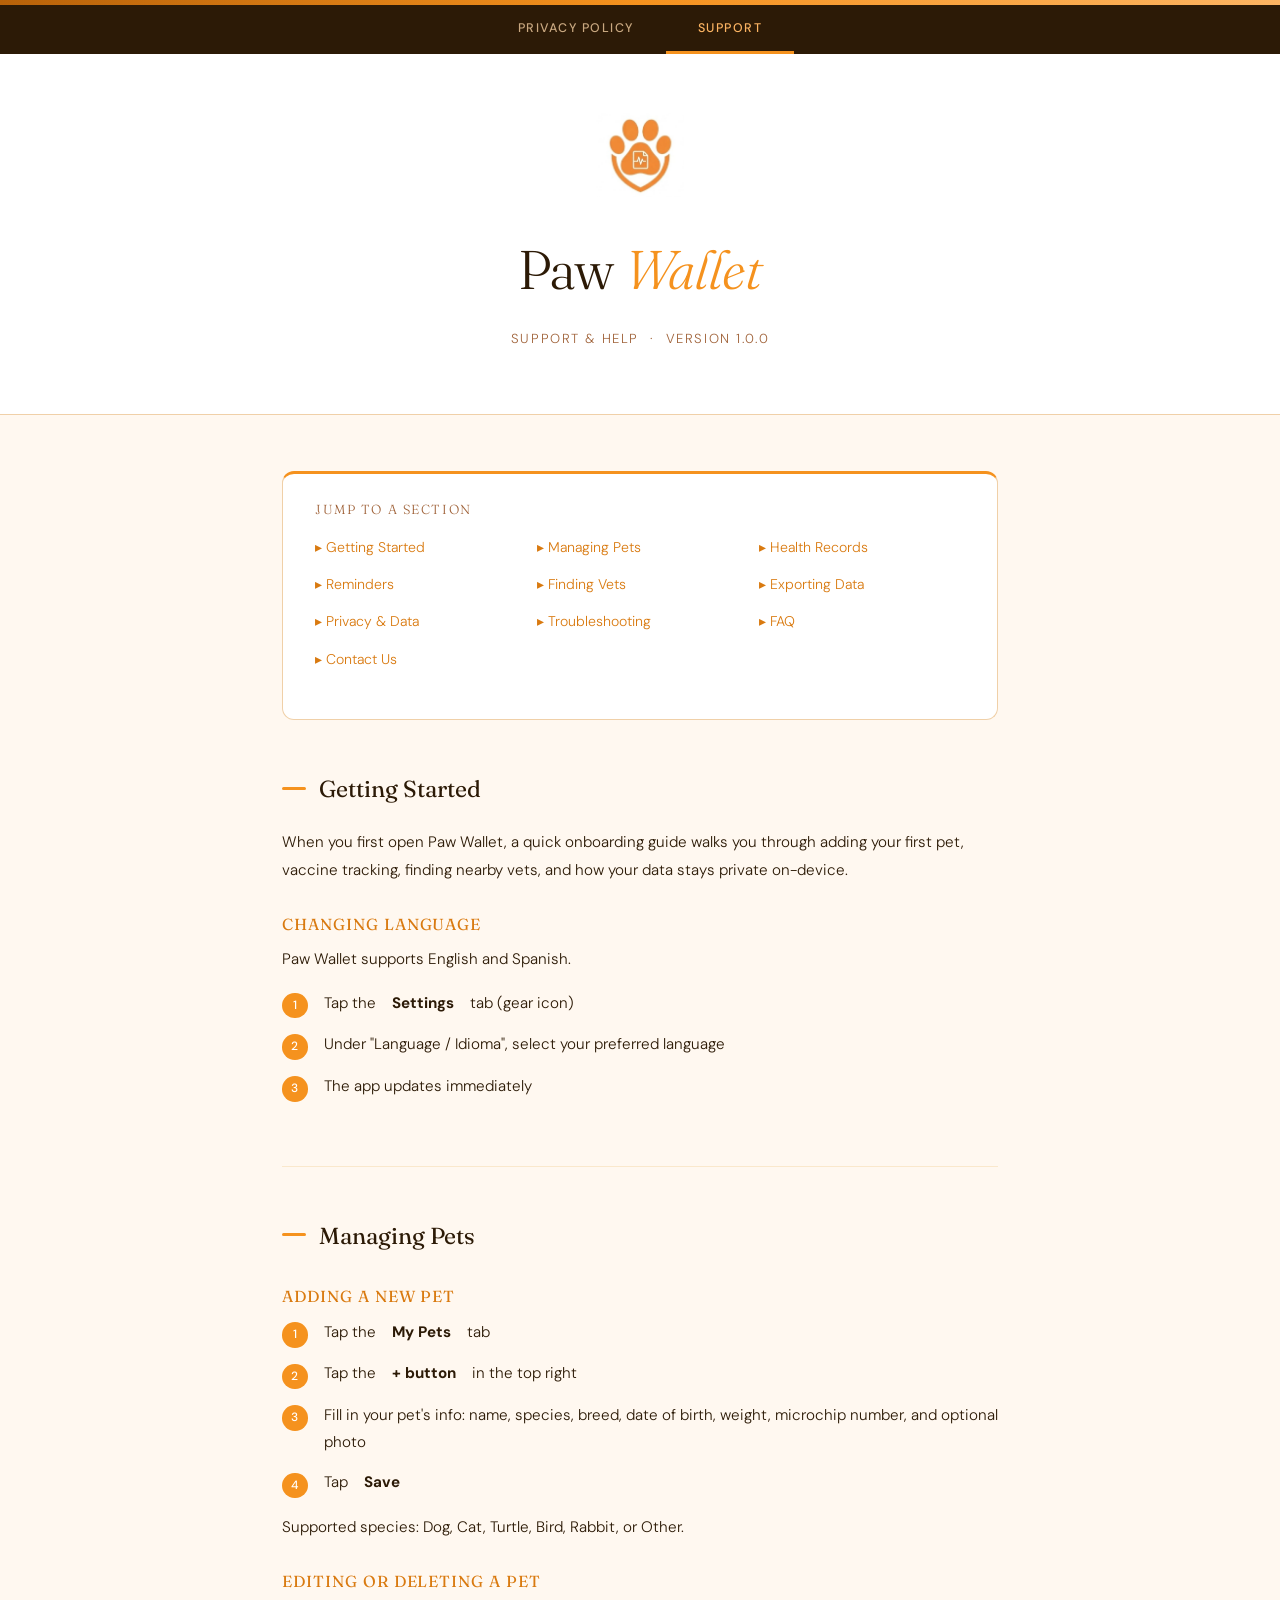
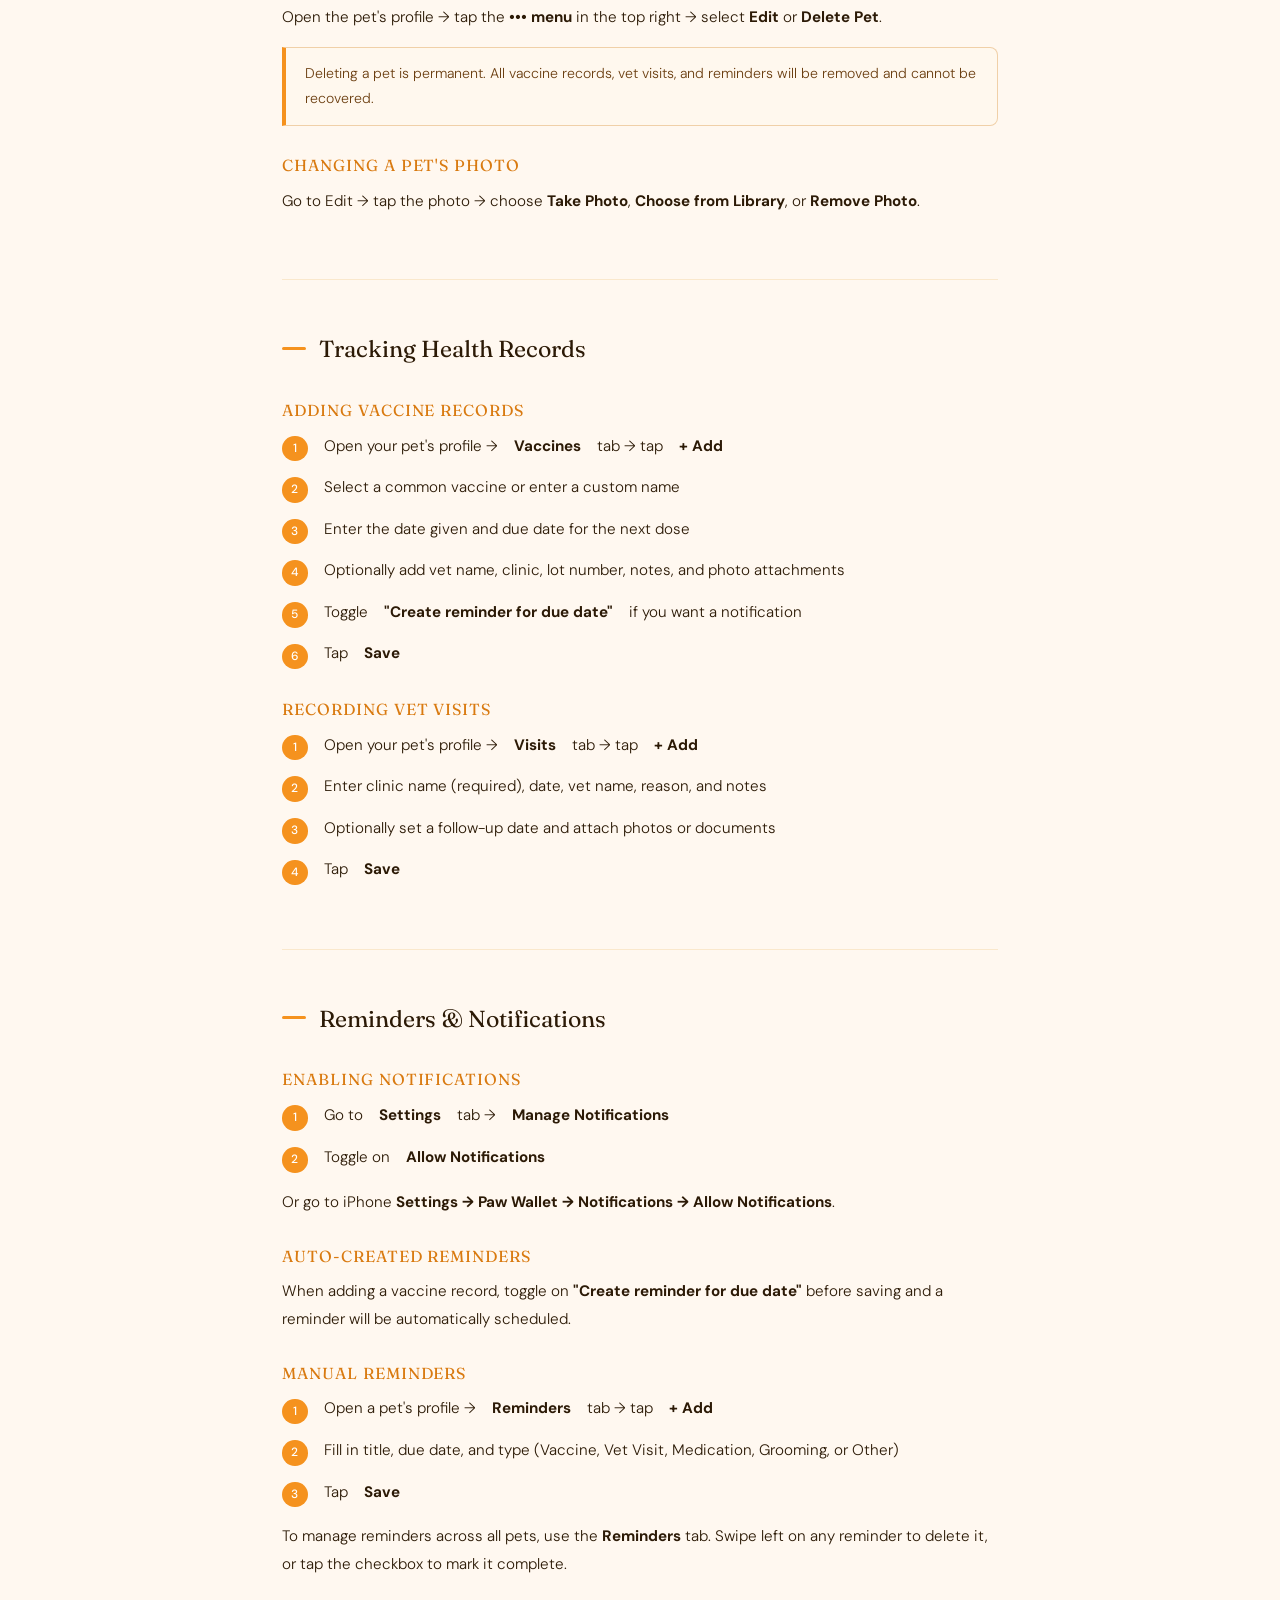
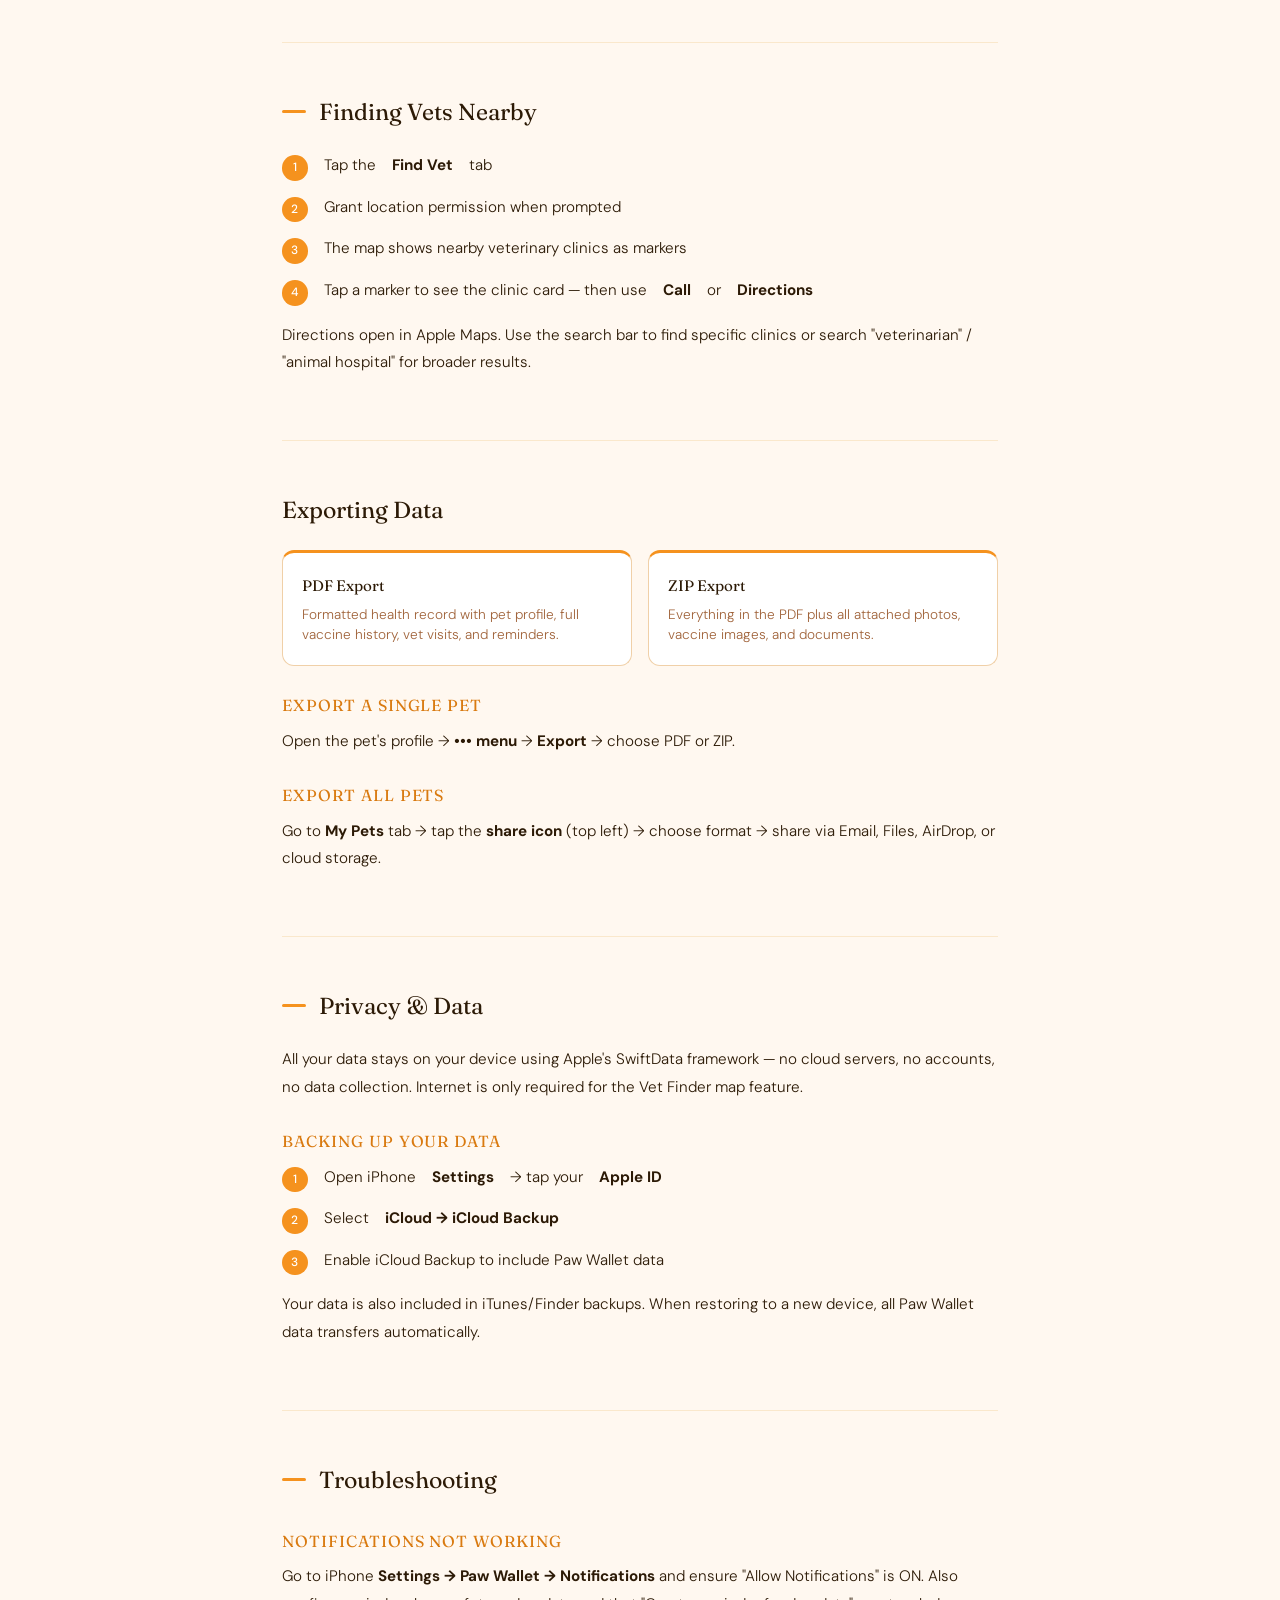
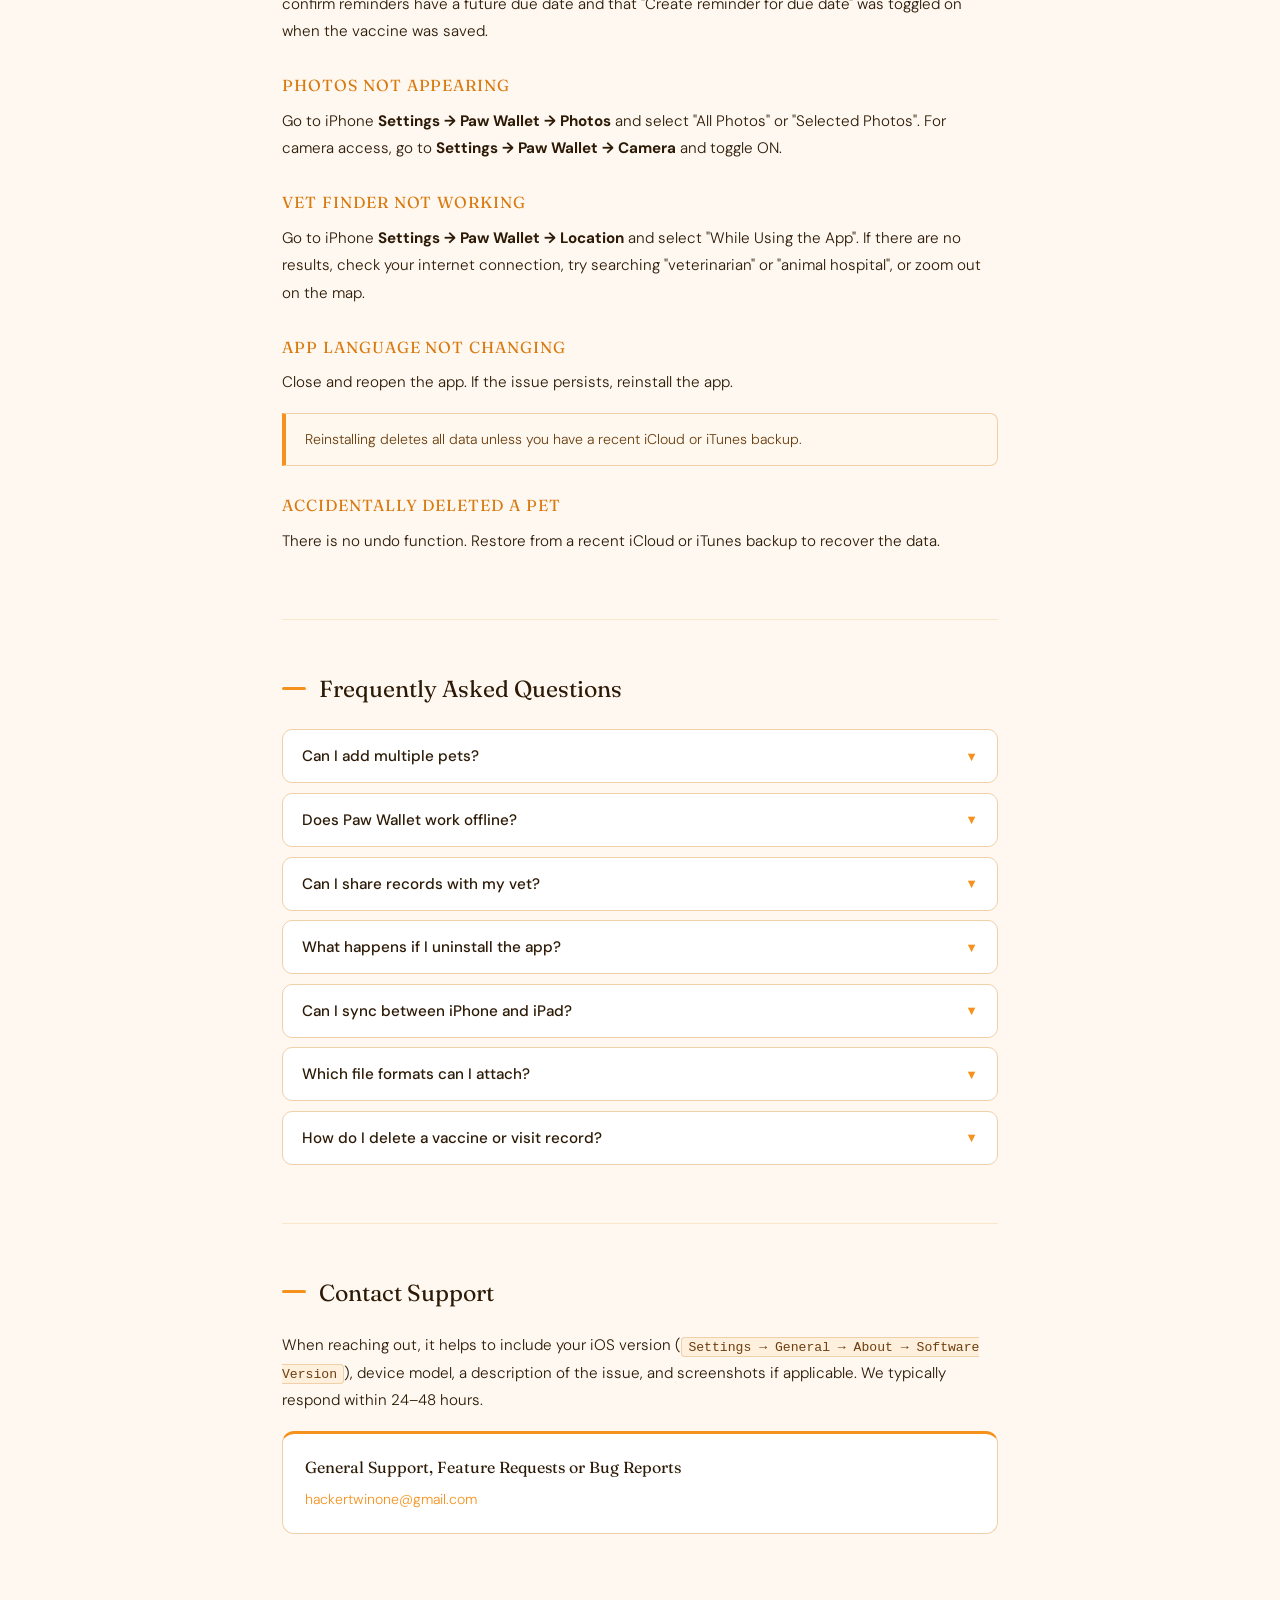
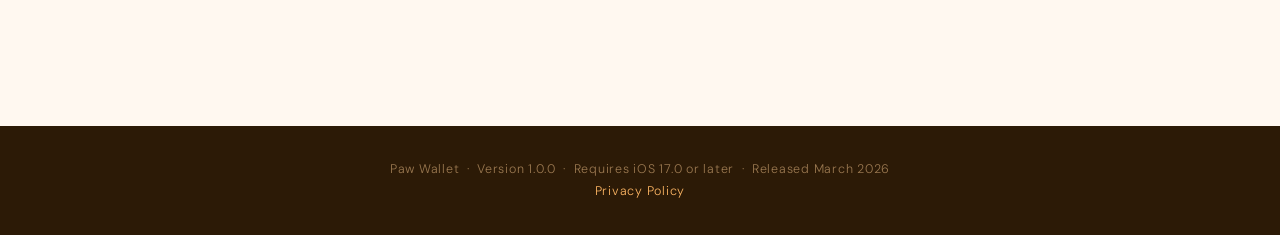
<file: support.html>
<!doctype html>
<html lang="en">
  <head>
    <meta charset="UTF-8" />
    <meta name="viewport" content="width=device-width, initial-scale=1.0" />
    <link rel="stylesheet" href="styles.css" />
    <title>Support — Paw Wallet</title>
  </head>
  <body>
    <div class="top-band"></div>
    <nav class="site-nav">
      <a href="index.html">Privacy Policy</a>
      <a href="support.html" class="active">Support</a>
    </nav>

    <header>
      <div class="logo-wrap">
        <img src="logo.png" alt="Paw Wallet logo" />
      </div>
      <h1>Paw <span>Wallet</span></h1>
      <p class="subtitle">Support &amp; Help &nbsp;·&nbsp; Version 1.0.0</p>
    </header>

    <main>
      <div class="toc">
        <p class="toc-title">Jump to a section</p>
        <ul class="toc-grid">
          <li><a href="#getting-started">▸ Getting Started</a></li>
          <li><a href="#managing-pets">▸ Managing Pets</a></li>
          <li><a href="#health-records">▸ Health Records</a></li>
          <li><a href="#reminders">▸ Reminders</a></li>
          <li><a href="#vet-finder">▸ Finding Vets</a></li>
          <li><a href="#exporting">▸ Exporting Data</a></li>
          <li><a href="#privacy">▸ Privacy &amp; Data</a></li>
          <li><a href="#troubleshooting">▸ Troubleshooting</a></li>
          <li><a href="#faq">▸ FAQ</a></li>
          <li><a href="#contact">▸ Contact Us</a></li>
        </ul>
      </div>

      <section id="getting-started">
        <h2><span class="section-rule"></span> Getting Started</h2>
        <p>
          When you first open Paw Wallet, a quick onboarding guide walks you
          through adding your first pet, vaccine tracking, finding nearby vets,
          and how your data stays private on-device.
        </p>
        <h3>Changing Language</h3>
        <p>Paw Wallet supports English and Spanish.</p>
        <ol class="steps">
          <li>Tap the <strong>Settings</strong> tab (gear icon)</li>
          <li>Under "Language / Idioma", select your preferred language</li>
          <li>The app updates immediately</li>
        </ol>
      </section>

      <section id="managing-pets">
        <h2><span class="section-rule"></span> Managing Pets</h2>
        <h3>Adding a New Pet</h3>
        <ol class="steps">
          <li>Tap the <strong>My Pets</strong> tab</li>
          <li>Tap the <strong>+ button</strong> in the top right</li>
          <li>
            Fill in your pet's info: name, species, breed, date of birth,
            weight, microchip number, and optional photo
          </li>
          <li>Tap <strong>Save</strong></li>
        </ol>
        <p>Supported species: Dog, Cat, Turtle, Bird, Rabbit, or Other.</p>
        <h3>Editing or Deleting a Pet</h3>
        <p>
          Open the pet's profile → tap the <strong>••• menu</strong> in the top
          right → select <strong>Edit</strong> or <strong>Delete Pet</strong>.
        </p>
        <div class="warning-box">
          Deleting a pet is permanent. All vaccine records, vet visits, and
          reminders will be removed and cannot be recovered.
        </div>
        <h3>Changing a Pet's Photo</h3>
        <p>
          Go to Edit → tap the photo → choose <strong>Take Photo</strong>,
          <strong>Choose from Library</strong>, or
          <strong>Remove Photo</strong>.
        </p>
      </section>

      <section id="health-records">
        <h2><span class="section-rule"></span> Tracking Health Records</h2>
        <h3>Adding Vaccine Records</h3>
        <ol class="steps">
          <li>
            Open your pet's profile → <strong>Vaccines</strong> tab → tap
            <strong>+ Add</strong>
          </li>
          <li>Select a common vaccine or enter a custom name</li>
          <li>Enter the date given and due date for the next dose</li>
          <li>
            Optionally add vet name, clinic, lot number, notes, and photo
            attachments
          </li>
          <li>
            Toggle <strong>"Create reminder for due date"</strong> if you want a
            notification
          </li>
          <li>Tap <strong>Save</strong></li>
        </ol>
        <h3>Recording Vet Visits</h3>
        <ol class="steps">
          <li>
            Open your pet's profile → <strong>Visits</strong> tab → tap
            <strong>+ Add</strong>
          </li>
          <li>
            Enter clinic name (required), date, vet name, reason, and notes
          </li>
          <li>
            Optionally set a follow-up date and attach photos or documents
          </li>
          <li>Tap <strong>Save</strong></li>
        </ol>
      </section>

      <section id="reminders">
        <h2>
          <span class="section-rule"></span> Reminders &amp; Notifications
        </h2>
        <h3>Enabling Notifications</h3>
        <ol class="steps">
          <li>
            Go to <strong>Settings</strong> tab →
            <strong>Manage Notifications</strong>
          </li>
          <li>Toggle on <strong>Allow Notifications</strong></li>
        </ol>
        <p>
          Or go to iPhone
          <strong
            >Settings → Paw Wallet → Notifications → Allow Notifications</strong
          >.
        </p>
        <h3>Auto-Created Reminders</h3>
        <p>
          When adding a vaccine record, toggle on
          <strong>"Create reminder for due date"</strong> before saving and a
          reminder will be automatically scheduled.
        </p>
        <h3>Manual Reminders</h3>
        <ol class="steps">
          <li>
            Open a pet's profile → <strong>Reminders</strong> tab → tap
            <strong>+ Add</strong>
          </li>
          <li>
            Fill in title, due date, and type (Vaccine, Vet Visit, Medication,
            Grooming, or Other)
          </li>
          <li>Tap <strong>Save</strong></li>
        </ol>
        <p>
          To manage reminders across all pets, use the
          <strong>Reminders</strong> tab. Swipe left on any reminder to delete
          it, or tap the checkbox to mark it complete.
        </p>
      </section>

      <section id="vet-finder">
        <h2><span class="section-rule"></span> Finding Vets Nearby</h2>
        <ol class="steps">
          <li>Tap the <strong>Find Vet</strong> tab</li>
          <li>Grant location permission when prompted</li>
          <li>The map shows nearby veterinary clinics as markers</li>
          <li>
            Tap a marker to see the clinic card — then use
            <strong>Call</strong> or <strong>Directions</strong>
          </li>
        </ol>
        <p>
          Directions open in Apple Maps. Use the search bar to find specific
          clinics or search "veterinarian" / "animal hospital" for broader
          results.
        </p>
      </section>

      <section id="exporting">
        <h2>Exporting Data</h2>
        <div class="feature-grid">
          <div class="feature-card">
            <strong>PDF Export</strong>
            <p>
              Formatted health record with pet profile, full vaccine history,
              vet visits, and reminders.
            </p>
          </div>
          <div class="feature-card">
            <strong>ZIP Export</strong>
            <p>
              Everything in the PDF plus all attached photos, vaccine images,
              and documents.
            </p>
          </div>
        </div>
        <h3>Export a Single Pet</h3>
        <p>
          Open the pet's profile → <strong>••• menu</strong> →
          <strong>Export</strong> → choose PDF or ZIP.
        </p>
        <h3>Export All Pets</h3>
        <p>
          Go to <strong>My Pets</strong> tab → tap the
          <strong>share icon</strong> (top left) → choose format → share via
          Email, Files, AirDrop, or cloud storage.
        </p>
      </section>

      <section id="privacy">
        <h2><span class="section-rule"></span>Privacy &amp; Data</h2>
        <p>
          All your data stays on your device using Apple's SwiftData framework —
          no cloud servers, no accounts, no data collection. Internet is only
          required for the Vet Finder map feature.
        </p>
        <h3>Backing Up Your Data</h3>
        <ol class="steps">
          <li>
            Open iPhone <strong>Settings</strong> → tap your
            <strong>Apple ID</strong>
          </li>
          <li>Select <strong>iCloud → iCloud Backup</strong></li>
          <li>Enable iCloud Backup to include Paw Wallet data</li>
        </ol>
        <p>
          Your data is also included in iTunes/Finder backups. When restoring to
          a new device, all Paw Wallet data transfers automatically.
        </p>
      </section>

      <section id="troubleshooting">
        <h2><span class="section-rule"></span> Troubleshooting</h2>
        <h3>Notifications not working</h3>
        <p>
          Go to iPhone
          <strong>Settings → Paw Wallet → Notifications</strong> and ensure
          "Allow Notifications" is ON. Also confirm reminders have a future due
          date and that "Create reminder for due date" was toggled on when the
          vaccine was saved.
        </p>
        <h3>Photos not appearing</h3>
        <p>
          Go to iPhone <strong>Settings → Paw Wallet → Photos</strong> and
          select "All Photos" or "Selected Photos". For camera access, go to
          <strong>Settings → Paw Wallet → Camera</strong> and toggle ON.
        </p>
        <h3>Vet Finder not working</h3>
        <p>
          Go to iPhone <strong>Settings → Paw Wallet → Location</strong> and
          select "While Using the App". If there are no results, check your
          internet connection, try searching "veterinarian" or "animal
          hospital", or zoom out on the map.
        </p>
        <h3>App language not changing</h3>
        <p>
          Close and reopen the app. If the issue persists, reinstall the app.
        </p>
        <div class="warning-box">
          Reinstalling deletes all data unless you have a recent iCloud or
          iTunes backup.
        </div>
        <h3>Accidentally deleted a pet</h3>
        <p>
          There is no undo function. Restore from a recent iCloud or iTunes
          backup to recover the data.
        </p>
      </section>

      <section id="faq">
        <h2><span class="section-rule"></span> Frequently Asked Questions</h2>
        <div class="faq-item">
          <button class="faq-q" onclick="toggleFaq(this)">
            Can I add multiple pets? <span class="faq-arrow">▼</span>
          </button>
          <div class="faq-a">
            Absolutely! You can add as many pets as you need — there's no limit.
          </div>
        </div>
        <div class="faq-item">
          <button class="faq-q" onclick="toggleFaq(this)">
            Does Paw Wallet work offline? <span class="faq-arrow">▼</span>
          </button>
          <div class="faq-a">
            Yes! All features work offline except the Vet Finder, which requires
            internet and location access.
          </div>
        </div>
        <div class="faq-item">
          <button class="faq-q" onclick="toggleFaq(this)">
            Can I share records with my vet? <span class="faq-arrow">▼</span>
          </button>
          <div class="faq-a">
            Yes! Use the Export feature to create a PDF of your pet's health
            records, then email or print it for your vet.
          </div>
        </div>
        <div class="faq-item">
          <button class="faq-q" onclick="toggleFaq(this)">
            What happens if I uninstall the app?
            <span class="faq-arrow">▼</span>
          </button>
          <div class="faq-a">
            All data will be deleted from your device. Export any important
            records before uninstalling, or ensure you have a device backup.
          </div>
        </div>
        <div class="faq-item">
          <button class="faq-q" onclick="toggleFaq(this)">
            Can I sync between iPhone and iPad? <span class="faq-arrow">▼</span>
          </button>
          <div class="faq-a">
            Currently, Paw Wallet doesn't sync between devices. Each device
            maintains its own local database.
          </div>
        </div>
        <div class="faq-item">
          <button class="faq-q" onclick="toggleFaq(this)">
            Which file formats can I attach? <span class="faq-arrow">▼</span>
          </button>
          <div class="faq-a">
            Photos (JPG, PNG) and documents (PDF). You can attach multiple files
            to each vaccine or vet visit record.
          </div>
        </div>
        <div class="faq-item">
          <button class="faq-q" onclick="toggleFaq(this)">
            How do I delete a vaccine or visit record?
            <span class="faq-arrow">▼</span>
          </button>
          <div class="faq-a">
            Long-press on the record and select Delete, or swipe left on the
            item in list view and tap Delete.
          </div>
        </div>
      </section>

      <section id="contact">
        <h2><span class="section-rule"></span>  Contact Support</h2>
        <p>
          When reaching out, it helps to include your iOS version (<kbd
            >Settings → General → About → Software Version</kbd
          >), device model, a description of the issue, and screenshots if
          applicable. We typically respond within 24–48 hours.
        </p>
        <div class="contact-grid">
          <div class="contact-card">
            <strong>General Support, Feature Requests or Bug Reports</strong>
            <a href="mailto:hackertwinone@gmail.com">hackertwinone@gmail.com</a>
          </div>
      </section>
    </main>

    <footer>
      Paw Wallet &nbsp;·&nbsp; Version 1.0.0 &nbsp;·&nbsp; Requires iOS 17.0 or
      later &nbsp;·&nbsp; Released March 2026<br />
      <a href="index.html">Privacy Policy</a>
    </footer>

    <script>
      function toggleFaq(btn) {
        const answer = btn.nextElementSibling;
        const isOpen = answer.classList.contains("open");
        document
          .querySelectorAll(".faq-a")
          .forEach((a) => a.classList.remove("open"));
        document
          .querySelectorAll(".faq-q")
          .forEach((b) => b.classList.remove("open"));
        if (!isOpen) {
          answer.classList.add("open");
          btn.classList.add("open");
        }
      }
    </script>
  </body>
</html>
</file>
<file: styles.css>
/* ============================================================
   Paw Wallet — Shared Stylesheet
   Covers: index.html (Privacy Policy) + support.html (Support)
   ============================================================ */

/* ── GOOGLE FONTS ────────────────────────────────────────── */
@import url('https://fonts.googleapis.com/css2?family=Fraunces:ital,wght@0,300;0,400;0,600;1,300&family=DM+Sans:wght@300;400;500&display=swap');

/* ── DESIGN TOKENS ───────────────────────────────────────── */
:root {
  --orange:        #F5921E;
  --orange-dark:   #D97A10;
  --orange-deeper: #B86209;
  --orange-light:  #FDB563;
  --orange-pale:   #FEF0DC;
  --orange-bg:     #FFF8F0;
  --white:         #FFFFFF;
  --text:          #2C1A06;
  --text-mid:      #6B3E10;
  --text-muted:    #A0633A;
  --border:        #F0D0A8;
  --border-light:  #FAE8CC;
}

/* ── RESET ───────────────────────────────────────────────── */
* { margin: 0; padding: 0; box-sizing: border-box; }

/* ── BASE ────────────────────────────────────────────────── */
body {
  background: var(--orange-bg);
  color: var(--text);
  font-family: 'DM Sans', sans-serif;
  font-weight: 300;
  line-height: 1.8;
  min-height: 100vh;
}

a {
  color: var(--orange);
  text-decoration: none;
  border-bottom: 1px solid transparent;
  transition: border-color 0.2s;
}
a:hover { border-color: var(--orange); }

p  { margin-bottom: 1rem; color: var(--text); font-size: 0.95rem; }
ul, ol { padding-left: 1.5rem; margin-bottom: 1rem; }
li { margin-bottom: 0.45rem; font-size: 0.95rem; color: var(--text); }

kbd {
  background: var(--orange-pale);
  border: 1px solid var(--border);
  border-radius: 4px;
  padding: 0.1rem 0.4rem;
  font-size: 0.82rem;
  font-family: monospace;
  color: var(--text-mid);
}

/* ── TOP BAND ────────────────────────────────────────────── */
.top-band {
  height: 5px;
  background: linear-gradient(90deg, var(--orange-deeper) 0%, var(--orange) 50%, var(--orange-light) 100%);
}

/* ── NAV ─────────────────────────────────────────────────── */
.site-nav {
  background: var(--text);
  display: flex;
  justify-content: center;
}

.site-nav a {
  color: #c9a880;
  text-decoration: none;
  border-bottom: none;
  padding: 0.75rem 2rem;
  font-size: 0.78rem;
  letter-spacing: 0.12em;
  text-transform: uppercase;
  font-weight: 500;
  transition: background 0.2s, color 0.2s;
}

.site-nav a:hover {
  background: rgba(255, 255, 255, 0.07);
  color: #fff;
  border-bottom: none;
}

.site-nav a.active {
  color: var(--orange-light);
  border-bottom: 3px solid var(--orange);
}

/* ── HEADER ──────────────────────────────────────────────── */
header {
  background: var(--white);
  border-bottom: 1px solid var(--border);
  padding: 3.5rem 2rem 3rem;
  text-align: center;
}

.logo-wrap {
  display: flex;
  justify-content: center;
  margin-bottom: 1.4rem;
}

.logo-wrap img {
  width: 88px;
  height: 88px;
  object-fit: contain;
  animation: float 3s ease-in-out infinite;
}

@keyframes float {
  0%, 100% { transform: translateY(0); }
  50%       { transform: translateY(-8px); }
}

header h1 {
  font-family: 'Fraunces', serif;
  font-size: clamp(2.2rem, 5vw, 3.4rem);
  font-weight: 300;
  letter-spacing: -0.02em;
  color: var(--text);
}

header h1 span {
  color: var(--orange);
  font-style: italic;
}

.subtitle {
  margin-top: 0.5rem;
  color: var(--text-muted);
  font-size: 0.82rem;
  letter-spacing: 0.12em;
  text-transform: uppercase;
}

/* ── BADGES (privacy page) ───────────────────────────────── */
.badge-row {
  display: flex;
  justify-content: center;
  gap: 0.7rem;
  flex-wrap: wrap;
  margin-top: 2rem;
}

.badge {
  display: inline-flex;
  align-items: center;
  background: var(--orange-pale);
  border: 1px solid var(--border);
  border-radius: 2rem;
  padding: 0.35rem 1.1rem;
  font-size: 0.76rem;
  color: var(--orange-deeper);
  font-weight: 500;
  letter-spacing: 0.04em;
}

/* ── MAIN ────────────────────────────────────────────────── */
main {
  max-width: 780px;
  margin: 0 auto;
  padding: 3.5rem 2rem 6rem;
}

/* ── HIGHLIGHT / QUOTE BOX ───────────────────────────────── */
.highlight-box {
  background: var(--white);
  border: 1px solid var(--border);
  border-left: 5px solid var(--orange);
  border-radius: 0 12px 12px 0;
  padding: 1.8rem 2.2rem;
  margin-bottom: 3.5rem;
  font-family: 'Fraunces', serif;
  font-size: 1.2rem;
  font-style: italic;
  color: var(--text-mid);
  font-weight: 300;
  line-height: 1.6;
}

/* ── SECTIONS ────────────────────────────────────────────── */
section {
  margin-bottom: 3rem;
  padding-bottom: 3rem;
  border-bottom: 1px solid var(--border-light);
}

section:last-of-type { border-bottom: none; }

h2 {
  font-family: 'Fraunces', serif;
  font-size: 1.45rem;
  font-weight: 400;
  color: var(--text);
  margin-bottom: 1.2rem;
  display: flex;
  align-items: center;
  gap: 0.8rem;
  scroll-margin-top: 1.5rem;
}

/* Orange rule used in privacy page headings */
.section-rule {
  display: inline-block;
  width: 24px;
  height: 3px;
  background: var(--orange);
  border-radius: 2px;
  flex-shrink: 0;
  margin-bottom: 2px;
}

/* Icon circle used in support page headings */
.section-icon {
  font-size: 1rem;
  background: var(--orange-pale);
  border: 1px solid var(--border);
  width: 2.1rem;
  height: 2.1rem;
  display: flex;
  align-items: center;
  justify-content: center;
  border-radius: 50%;
  flex-shrink: 0;
}

h3 {
  font-family: 'Fraunces', serif;
  font-size: 1rem;
  font-weight: 400;
  color: var(--orange-dark);
  margin: 1.6rem 0 0.5rem;
  text-transform: uppercase;
  letter-spacing: 0.06em;
}

/* ── PERMISSIONS GRID (privacy page) ────────────────────── */
.permissions-grid {
  display: grid;
  grid-template-columns: repeat(auto-fit, minmax(210px, 1fr));
  gap: 1rem;
  margin-top: 1rem;
}

.perm-card {
  background: var(--white);
  border: 1px solid var(--border);
  border-top: 3px solid var(--orange);
  border-radius: 10px;
  padding: 1.3rem 1.4rem;
}

.perm-label {
  font-family: 'Fraunces', serif;
  font-size: 0.95rem;
  font-weight: 400;
  color: var(--text);
  display: block;
  margin-bottom: 0.4rem;
}

.perm-card p {
  font-size: 0.84rem;
  margin: 0;
  color: var(--text-muted);
  line-height: 1.55;
}

/* ── NOT-DO LIST (privacy page) ─────────────────────────── */
.nope-list {
  display: grid;
  grid-template-columns: repeat(auto-fit, minmax(190px, 1fr));
  gap: 0.55rem;
  list-style: none;
  padding: 0;
  margin-top: 1rem;
}

.nope-list li {
  background: var(--white);
  border: 1px solid var(--border);
  border-radius: 8px;
  padding: 0.55rem 1rem;
  font-size: 0.85rem;
  color: var(--orange-deeper);
  display: flex;
  align-items: center;
  gap: 0.6rem;
}

.nope-list li::before {
  content: '';
  display: inline-block;
  width: 10px;
  height: 2px;
  background: var(--orange);
  border-radius: 1px;
  flex-shrink: 0;
}

/* ── SUMMARY GRID (privacy page) ────────────────────────── */
.summary-grid {
  display: grid;
  grid-template-columns: repeat(auto-fit, minmax(210px, 1fr));
  gap: 0.7rem;
  list-style: none;
  padding: 0;
  margin-top: 1rem;
}

.summary-grid li {
  background: var(--orange-pale);
  border: 1px solid var(--border);
  border-radius: 8px;
  padding: 0.65rem 1.1rem;
  font-size: 0.88rem;
  color: var(--orange-deeper);
  display: flex;
  align-items: center;
  gap: 0.6rem;
  font-weight: 500;
}

.summary-grid li::before {
  content: '';
  display: inline-block;
  width: 8px;
  height: 8px;
  background: var(--orange);
  border-radius: 50%;
  flex-shrink: 0;
}

/* ── CONTACT BOX (privacy page) ─────────────────────────── */
.contact-box {
  background: var(--white);
  border: 1px solid var(--border);
  border-left: 5px solid var(--orange);
  border-radius: 0 12px 12px 0;
  padding: 1.5rem 2rem;
  margin-top: 1rem;
}

.contact-box p { margin: 0.25rem 0; font-size: 0.9rem; }

/* ── TOC (support page) ──────────────────────────────────── */
.toc {
  background: var(--white);
  border: 1px solid var(--border);
  border-top: 3px solid var(--orange);
  border-radius: 12px;
  padding: 1.5rem 2rem;
  margin-bottom: 3rem;
}

.toc-title {
  font-family: 'Fraunces', serif;
  font-size: 0.82rem;
  text-transform: uppercase;
  letter-spacing: 0.12em;
  color: var(--text-muted);
  margin-bottom: 0.8rem;
}

.toc-grid {
  display: grid;
  grid-template-columns: repeat(auto-fill, minmax(200px, 1fr));
  gap: 0.3rem 1rem;
  list-style: none;
  padding: 0;
}

.toc-grid li a {
  font-size: 0.88rem;
  color: var(--orange-dark);
  text-decoration: none;
  border-bottom: none;
  display: flex;
  align-items: center;
  gap: 0.3rem;
  transition: color 0.2s;
}

.toc-grid li a:hover {
  color: var(--orange);
  border-bottom: none;
}

/* ── NUMBERED STEPS (support page) ──────────────────────── */
.steps {
  counter-reset: step;
  list-style: none;
  padding: 0;
}

.steps li {
  display: flex;
  gap: 1rem;
  align-items: flex-start;
  margin-bottom: 0.8rem;
  font-size: 0.95rem;
}

.steps li::before {
  counter-increment: step;
  content: counter(step);
  background: var(--orange);
  color: white;
  width: 1.6rem;
  height: 1.6rem;
  border-radius: 50%;
  display: flex;
  align-items: center;
  justify-content: center;
  font-size: 0.75rem;
  font-weight: 500;
  flex-shrink: 0;
  margin-top: 0.2rem;
}

/* ── STATUS BADGES (support page) ───────────────────────── */
.status-row {
  display: flex;
  gap: 0.8rem;
  flex-wrap: wrap;
  margin: 1rem 0;
}

.status-badge {
  display: inline-flex;
  align-items: center;
  gap: 0.4rem;
  border: 1px solid var(--border);
  border-radius: 2rem;
  padding: 0.3rem 1rem;
  font-size: 0.82rem;
  font-weight: 500;
}

.status-badge.green  { background: #f2faf2; color: #3a7a3a; border-color: #b8d9b8; }
.status-badge.yellow { background: var(--orange-pale); color: var(--orange-deeper); border-color: var(--border); }
.status-badge.red    { background: #fdf2ee; color: #a03010; border-color: #e8bba8; }

/* ── WARNING BOX (support page) ─────────────────────────── */
.warning-box {
  background: #fff8ee;
  border: 1px solid var(--border);
  border-left: 4px solid var(--orange);
  border-radius: 0 8px 8px 0;
  padding: 0.8rem 1.2rem;
  margin: 0.8rem 0;
  font-size: 0.88rem;
  color: var(--text-mid);
}

/* ── FEATURE CARDS (support page) ───────────────────────── */
.feature-grid {
  display: grid;
  grid-template-columns: repeat(auto-fit, minmax(220px, 1fr));
  gap: 1rem;
  margin-top: 1rem;
}

.feature-card {
  background: var(--white);
  border: 1px solid var(--border);
  border-top: 3px solid var(--orange);
  border-radius: 12px;
  padding: 1.2rem;
}

.feature-card .feat-icon { font-size: 1.4rem; margin-bottom: 0.5rem; display: block; }
.feature-card strong     { font-family: 'Fraunces', serif; font-weight: 400; display: block; margin-bottom: 0.3rem; color: var(--text); font-size: 0.95rem; }
.feature-card p          { font-size: 0.85rem; margin: 0; color: var(--text-muted); line-height: 1.5; }

/* ── CONTACT CARDS (support page) ───────────────────────── */
.contact-grid {
  display: grid;
  grid-template-columns: repeat(auto-fit, minmax(200px, 1fr));
  gap: 1rem;
  margin-top: 1rem;
}

.contact-card {
  background: var(--white);
  border: 1px solid var(--border);
  border-top: 3px solid var(--orange);
  border-radius: 12px;
  padding: 1.2rem 1.4rem;
}

.contact-card .contact-icon { font-size: 1.3rem; margin-bottom: 0.5rem; display: block; }
.contact-card strong        { font-family: 'Fraunces', serif; font-weight: 400; display: block; margin-bottom: 0.2rem; color: var(--text); }
.contact-card a             { font-size: 0.88rem; color: var(--orange); border-bottom: none; }
.contact-card a:hover       { border-bottom: 1px solid var(--orange); }

/* ── FAQ (support page) ──────────────────────────────────── */
.faq-item {
  border: 1px solid var(--border);
  border-radius: 10px;
  margin-bottom: 0.6rem;
  background: var(--white);
  overflow: hidden;
}

.faq-q {
  width: 100%;
  text-align: left;
  background: none;
  border: none;
  padding: 1rem 1.2rem;
  font-family: 'DM Sans', sans-serif;
  font-size: 0.95rem;
  font-weight: 500;
  color: var(--text);
  cursor: pointer;
  display: flex;
  justify-content: space-between;
  align-items: center;
  gap: 1rem;
  transition: background 0.15s;
}

.faq-q:hover { background: var(--orange-pale); }

.faq-q .faq-arrow {
  font-size: 0.8rem;
  color: var(--orange);
  transition: transform 0.2s;
  flex-shrink: 0;
}

.faq-q.open .faq-arrow { transform: rotate(180deg); }

.faq-a {
  display: none;
  padding: 0 1.2rem 1rem;
  font-size: 0.9rem;
  color: var(--text-muted);
  line-height: 1.7;
}

.faq-a.open { display: block; }

/* ── FOOTER ──────────────────────────────────────────────── */
footer {
  text-align: center;
  padding: 2rem;
  background: var(--text);
  color: #9a7850;
  font-size: 0.78rem;
  letter-spacing: 0.06em;
}

footer a { color: var(--orange-light); border-bottom: none; }

/* ── RESPONSIVE ──────────────────────────────────────────── */
@media (max-width: 600px) {
  main         { padding: 2.5rem 1.2rem 4rem; }
  header       { padding: 2.5rem 1.2rem 2rem; }
  .status-row  { flex-direction: column; }
}
</file>
